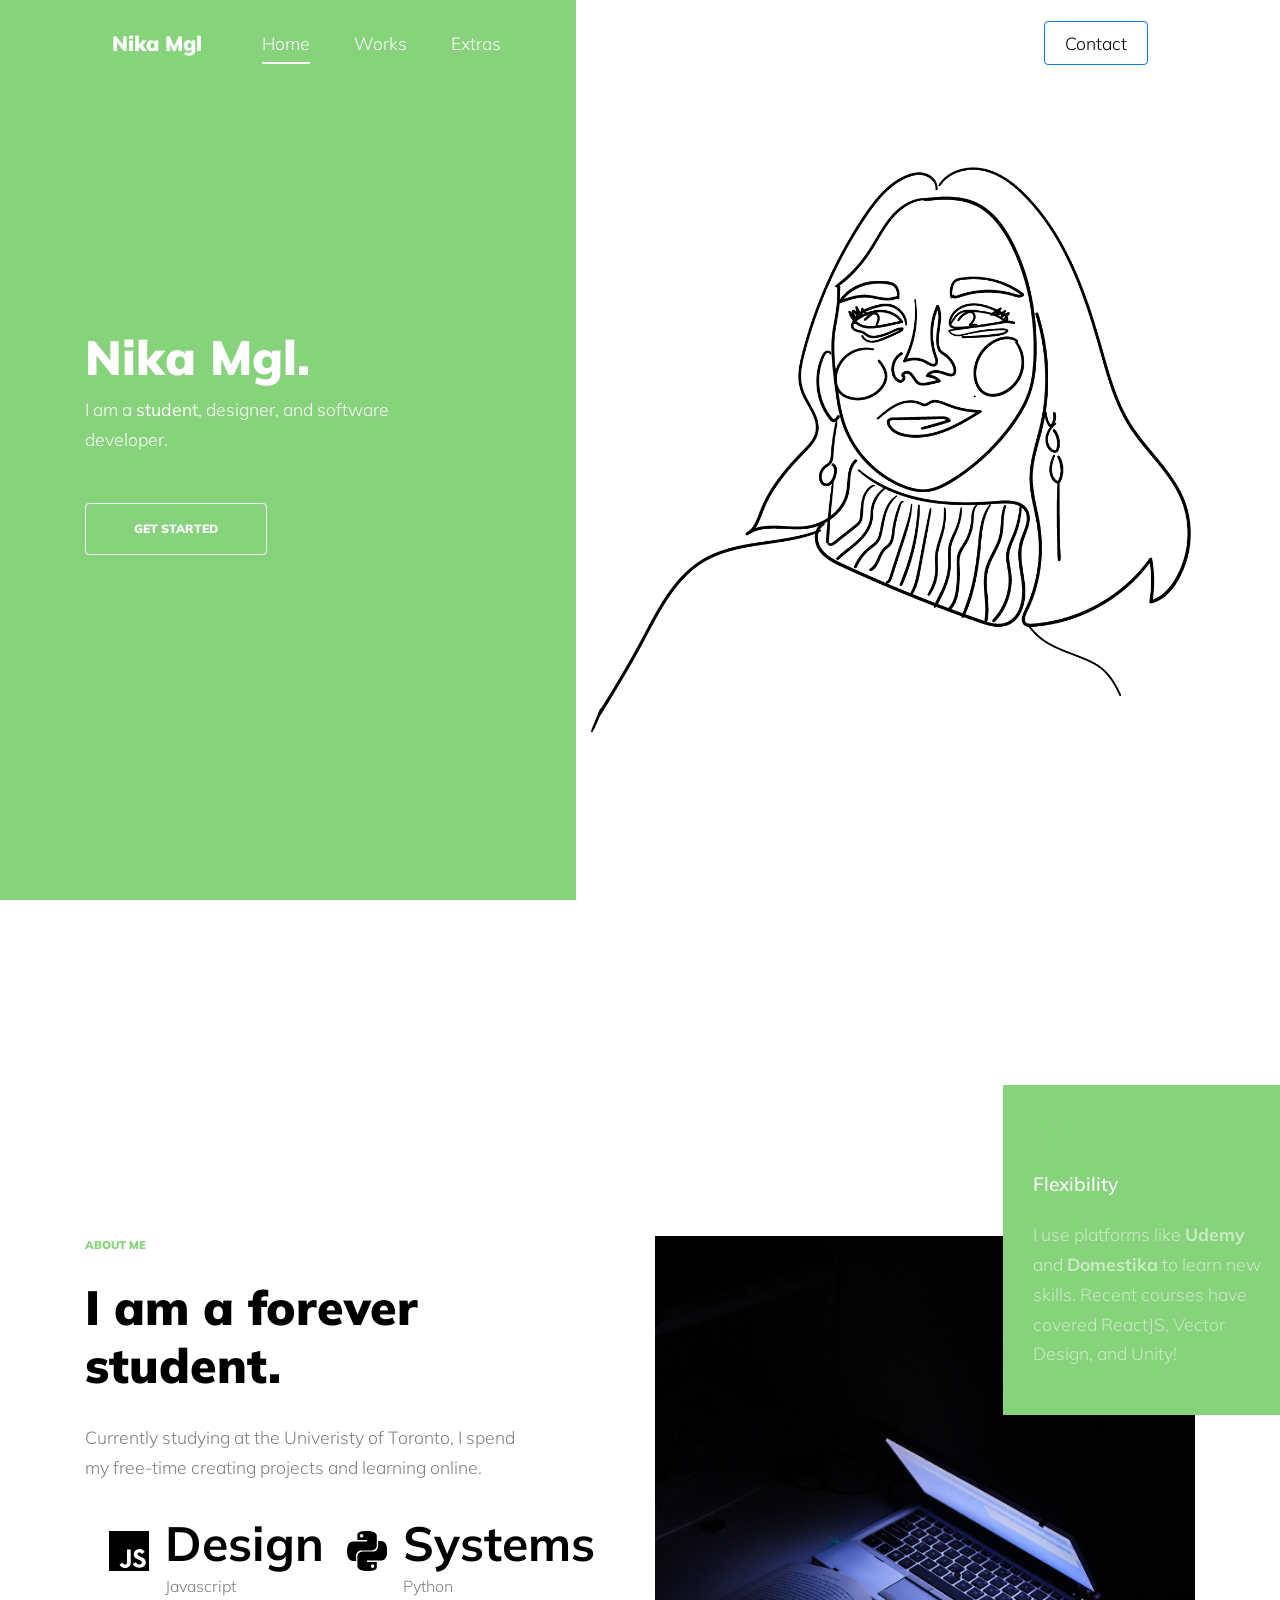
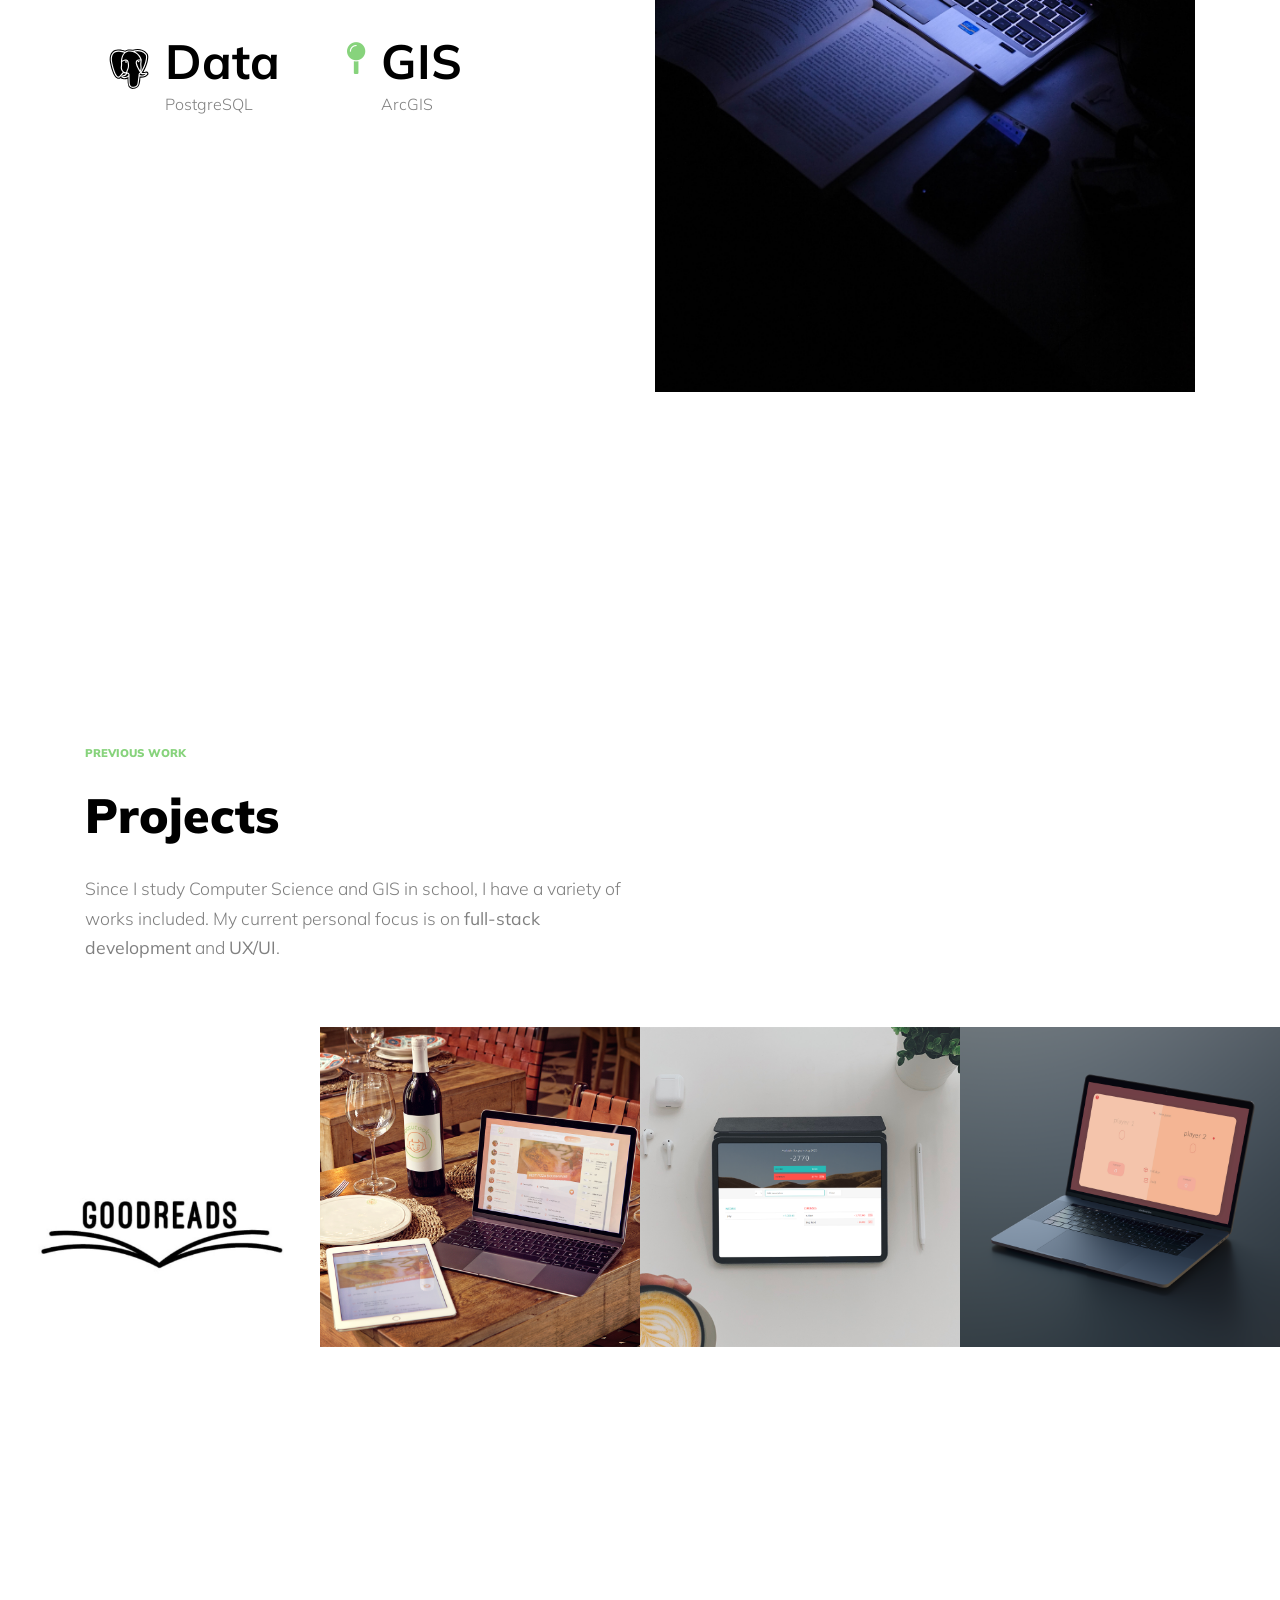
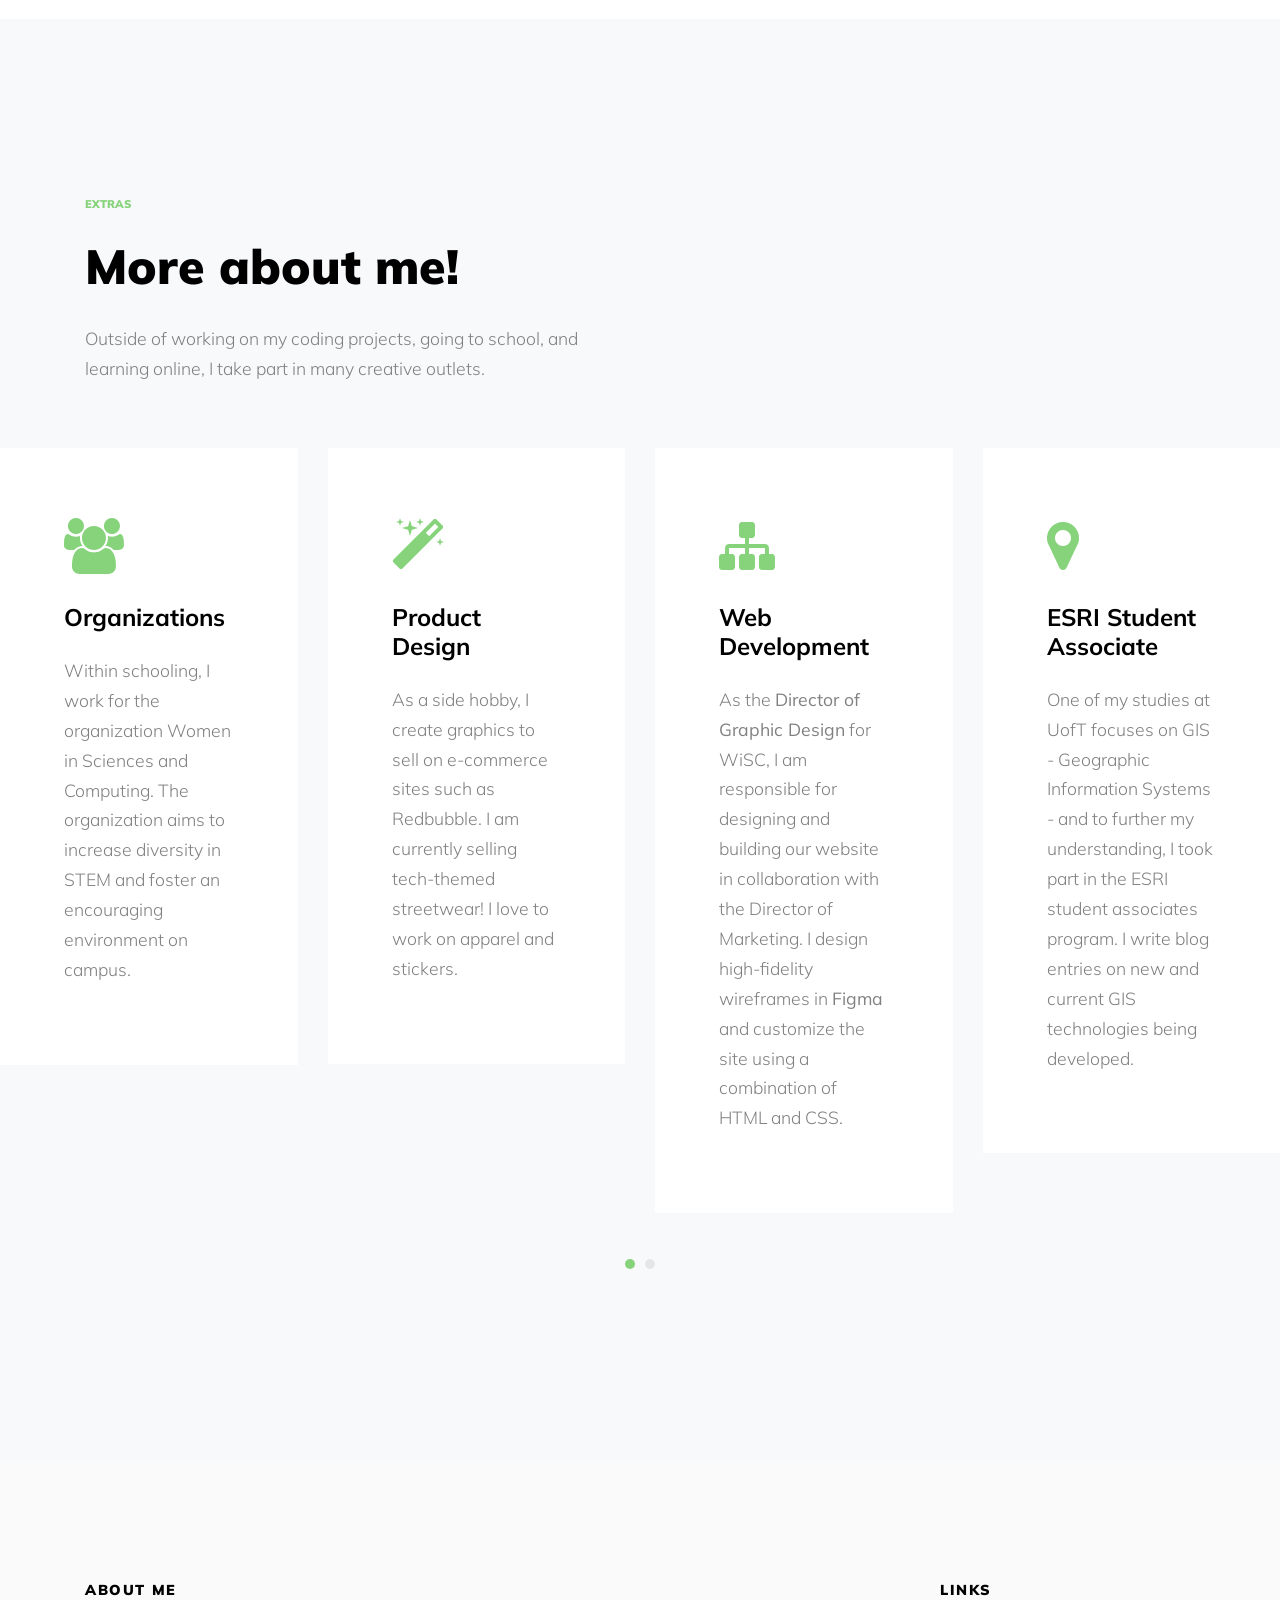
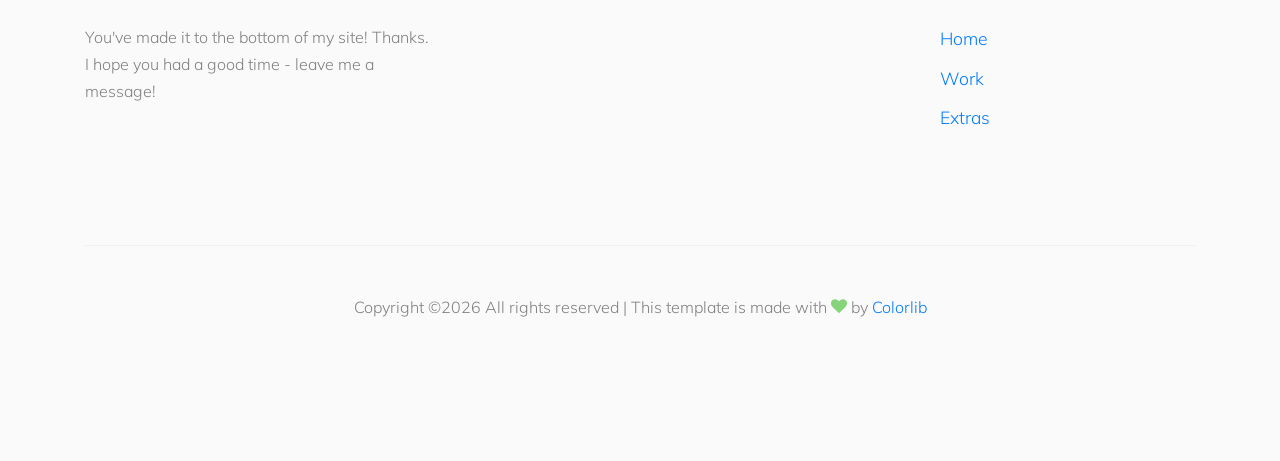
<file: public/index.html>
<!DOCTYPE html>
<html lang="en">
  <head>
    <title>Nika Mgl &mdash; Portfolio</title>
    <meta charset="utf-8">
    <meta name="viewport" content="width=device-width, initial-scale=1, shrink-to-fit=no">
    
    
    <link href="https://fonts.googleapis.com/css?family=Muli:300,400,700,900" rel="stylesheet">
    <link rel="stylesheet" href="fonts/icomoon/style.css">

    <link rel="stylesheet" href="css/bootstrap.min.css">
    <link rel="stylesheet" href="css/jquery-ui.css">
    <link rel="stylesheet" href="css/owl.carousel.min.css">
    <link rel="stylesheet" href="css/owl.theme.default.min.css">
    <link rel="stylesheet" href="css/owl.theme.default.min.css">

    <link rel="stylesheet" href="css/jquery.fancybox.min.css">

    <link rel="stylesheet" href="css/bootstrap-datepicker.css">

    <link rel="stylesheet" href="fonts/flaticon/font/flaticon.css">

    <link rel="stylesheet" href="css/aos.css">

    <link rel="stylesheet" href="css/style.css">
    <link rel="icon" href='images/my-logo.ico'>
  </head>
  <body data-spy="scroll" data-target=".site-navbar-target" data-offset="300">
  
  <div class="site-wrap">

    <div class="site-mobile-menu site-navbar-target">
      <div class="site-mobile-menu-header">
        <div class="site-mobile-menu-close mt-3">
          <span class="icon-close2 js-menu-toggle"></span>
        </div>
      </div>
      <div class="site-mobile-menu-body"></div>
    </div>
   
    
    <header class="site-navbar py-4 js-sticky-header site-navbar-target" role="banner">
      
      <div class="container-fluid">
        <div class="d-flex align-items-center">
          <div class="site-logo"><a href="index.html">Nika Mgl</a></div>
          <div>
            <nav class="site-navigation position-relative text-right" role="navigation">
              <ul class="site-menu main-menu js-clone-nav mr-auto d-none d-lg-block">
                <li><a href="#home-section" class="nav-link">Home</a></li>
                <li><a href="#work-section" class="nav-link">Works</a></li>
               <!-- <li><a href="#process-section" class="nav-link">Process</a></li>-->
                <li><a href="#services-section" class="nav-link">Extras</a></li>
              </ul>
            </nav>
          </div>
          <div class="ml-auto">
            <nav class="site-navigation position-relative text-right" role="navigation">
              <ul class="site-menu main-menu site-menu-dark js-clone-nav mr-auto d-none d-lg-block">
                <li class="cta"><a href="mailto:nicole.moguilevskaia@mail.utoronto.ca"><span class="rounded border border-primary"><style>width: 0px !important </style>Contact</span></a></li>
              </ul>
            </nav>
            <a href="#" class="d-inline-block d-lg-none site-menu-toggle js-menu-toggle text-black float-right"><span class="icon-menu h3"></span></a>
          </div>
        </div>
      </div>
      
    </header>

    <div class="intro-section" id="home-section">
      <div class="container">
        <div class="row align-items-center">
          <div class="col-lg-4 mr-auto" data-aos="fade-up">
            <h1>Nika Mgl.</h1>
            <p class="mb-5">I am a <strong>student</strong>, designer, and software developer.</p>
            <p><a href="#about-me-section" class="btn btn-outline-light py-3 px-5">Get Started</a></p>

          </div>
          <div class="col-lg-2 ml-auto"  data-aos="fade-up" data-aos-delay="100">
            <figure class="img-absolute">
              <img src="images/my-logo.png" alt="photo-of-me" class="img-fluid">
            </figure>
          </div>
        </div>
      </div>
    </div>


    <div class="site-section section-1" id="about-me-section">
      
    
      <div class="container">
        <div class="row">
          <div class="col-lg-5 mr-auto mb-5">

            <div class="mb-5">
              <span class="section-sub-title d-block">About me</span>
              <h2 class="section-title">I am a forever student.</h2>
              <p>Currently studying at the Univeristy of Toronto, I spend my free-time creating projects and learning online. </p>
            </div>

            <div class="row">
              <div class="col-lg-6">
                
                <div class="counter d-flex align-items-start mb-5" data-aos="fade-up" data-aos-delay="">
                  <div class="icon-wrap"><img src="images/javascript.svg" class="icon"/><!--<span class="icon-shield"></span>--></div>
                  <div class="counter-text">
                    <strong>Design</strong>
                    <span>Javascript</span>
                  </div>
                </div>

                <div class="counter d-flex align-items-start" data-aos="fade-up" data-aos-delay="100">
                  <div class="icon-wrap"><img src="images/postgresql.svg" class="icon"/></div>
                  <div class="counter-text">
                    <strong>Data</strong>
                    <span>PostgreSQL</span>
                  </div>
                </div>

              </div>
              <div class="col-lg-6">
                
                <div class="counter d-flex align-items-start mb-5" data-aos="fade-up" data-aos-delay="200">
                  <div class="icon-wrap"><img src="images/python.svg" class="icon"/></div>
                  <div class="counter-text">
                    <strong>Systems</strong>
                    <span>Python</span>
                  </div>
                </div>

                <div class="counter d-flex align-items-start" data-aos="fade-up" data-aos-delay="300">
                  <div class="icon-wrap"><span class="icon-map-pin" id="icon"></span></div>
                  <div class="counter-text">
                    <strong>GIS</strong>
                    <span>ArcGIS</span>
                  </div>
                </div>

              </div>
            </div>
          </div>

          <div class="col-lg-6">
            <div class="image-absolute-box" >
              <div class="box" data-aos="fade-up">
                <div class="icon-wrap"><span class="flaticon-vector"></span></div>
                <h3>Flexibility</h3>
                <p>I use platforms like <strong>Udemy</strong> and <strong>Domestika</strong> to learn new skills. Recent courses have covered 
                  ReactJS, Vector Design, and Unity!</p>
              </div>
              <img src="images/study-backdrop.jpg" alt="Image-with-computer" class="img-fluid">
            </div>
          </div>
        </div>
      </div>

    </div>

    <div class="site-section section-2" id="work-section">
      <div class="container">
        <div class="row">
          <div class="col-lg-6 mb-5">
            <span class="section-sub-title d-block">Previous Work</span>
            <h2 class="section-title">Projects</h2>
            <p>Since I study Computer Science and GIS in school, I have a variety of works included. My current personal focus is on <strong>full-stack development</strong> and <strong>UX/UI</strong>.</p>
          </div>
        </div>

      </div>
        

      <div class="owl-carousel nonloop-block-13">

          <a class="work-thumb" href="">
            <div class="work-text">
              <h3>COMING SOON: Goodreads redesign</h3>
              <span class="category">UX/UI Design</span>
            </div>
            <img src="images/goodreads-logo.jpg" alt="Image" class="img-fluid">
          </a> 
          
          <a class="work-thumb" href="https://github.com/NicoleMgl/AccuCook">
            <div class="work-text">
              <h3>AccuCook</h3>
              <span class="category">Fullstack</span>
            </div>
              <img src="images/accucook-mockup.png" alt="Image" class="img-fluid">
          </a>

          <a class="work-thumb" href="https://nicolemgl.github.io/BudgetJS/">
            <div class="work-text">
              <h3>Budgety App</h3>
              <span class="category">Web Development</span>
            </div>
            <img src="images/budget-app-mockup.png" alt="Image" class="img-fluid">
          </a>

          <a class="work-thumb" href="https://nicolemgl.github.io/PigGame/">
            <div class="work-text">
              <h3>Pig Game</h3>
              <span class="category">Web Development</span>
            </div>
            <img src="images/pig-game-mockup.png" alt="Image of pig game" class="img-fluid">
          </a>
        <!--
          <a class="work-thumb" href="images/slide_4.jpg" >
            <div class="work-text">
              <h3>Work Name Here</h3>
              <span class="category">Design</span>
            </div>
            <img src="images/slide_4.jpg" alt="Image" class="img-fluid">
          </a>
        -->
      </div>

    </div>

<!--
    <div class="site-section section-2" id="process-section" >
      <div class="container">
        <div class="row">
          <div class="col-lg-6 mb-5">
            <span class="section-sub-title d-block">Our Process</span>
            <h2 class="section-title">Our Process</h2>
            <p>Lorem ipsum dolor sit amet, consectetur adipisicing elit. Rem possimus distinctio ex. Natus totam voluptatibus animi aspernatur ducimus quas obcaecati mollitia quibusdam temporibus culpa dolore molestias blanditiis consequuntur sunt nisi.</p>
          </div>
        </div>
        <div class="row">
          <div class="col-lg-4" data-aos="fade-up" data-aos-delay="">
            <div class="process p-3">
              <span class="number">01</span>
              <div>
                <span class="flaticon-glasses display-4 text-primary mb-4 d-inline-block"></span>
                <h3>Research</h3>
                <p>Lorem ipsum dolor sit amet, consectetur adipisicing elit. Rem possimus distinctio ex. Natus totam voluptatibus animi aspernatur ducimus quas obcaecati mollitia quibusdam temporibus culpa dolore molestias blanditiis consequuntur sunt nisi.</p>
              </div>

            </div>
          </div>
          <div class="col-lg-4" data-aos="fade-up" data-aos-delay="100">
            <div class="process p-3">
              <span class="number">02</span>
              <div>
                <span class="flaticon-vector display-4 text-primary mb-4 d-inline-block"></span>
                <h3>Building</h3>
                <p>Lorem ipsum dolor sit amet, consectetur adipisicing elit. Rem possimus distinctio ex. Natus totam voluptatibus animi aspernatur ducimus quas obcaecati mollitia quibusdam temporibus culpa dolore molestias blanditiis consequuntur sunt nisi.</p>
              </div>

            </div>
          </div>
          <div class="col-lg-4" data-aos="fade-up" data-aos-delay="200">
            <div class="process p-3">
              <span class="number">03</span>
              <div>
                <span class="flaticon-monitor display-4 text-primary mb-4 d-inline-block"></span>
                <h3>Launch</h3>
                <p>Lorem ipsum dolor sit amet, consectetur adipisicing elit. Rem possimus distinctio ex. Natus totam voluptatibus animi aspernatur ducimus quas obcaecati mollitia quibusdam temporibus culpa dolore molestias blanditiis consequuntur sunt nisi.</p>
              </div>

            </div>
          </div>
        </div>
      </div>
    </div>-->


    <div class="site-section bg-light" id="services-section">
      <div class="container">
        <div class="row">
          <div class="col-lg-6 mb-5">
            <span class="section-sub-title d-block">Extras</span>
            <h2 class="section-title">More about me!</h2>
            <p>Outside of working on my coding projects, going to school, and learning online, I take part in many creative outlets.</p>
          </div>
        </div>

      </div>
        
      <div class="owl-carousel nonloop-block-14">
        
        <div class="service">
          <div>
            <span class="icon-users display-4 mb-4 d-inline-block"></span>
            <h3>Organizations</h3>
            <p>Within schooling, I work for the organization Women in Sciences and Computing.
              The organization aims to increase diversity in STEM and foster an encouraging environment on campus.</p>
          </div>
        </div>


        <div class="service">
          <div>
            <span class="icon-magic display-4 mb-4 d-inline-block"></span>
            <h3>Product Design</h3>
            <p>As a side hobby, I create graphics to sell on e-commerce sites such as Redbubble. I am currently selling tech-themed streetwear!
              I love to work on apparel and stickers.</p>
          </div>
        </div>

        <div class="service">
          <div>
            <span class="icon-sitemap display-4 mb-4 d-inline-block"></span>
            <h3>Web Development</h3>
            <p>As the <strong>Director of Graphic Design</strong> for WiSC, I am responsible for designing and building our website in collaboration with the Director of Marketing. I design high-fidelity wireframes in <strong>Figma</strong> and customize the site using a combination of HTML and CSS.</p>
          </div>
        </div>

        <div class="service">
          <div>
            <span class="icon-map-marker display-4 mb-4 d-inline-block"></span>
            <h3>ESRI Student Associate</h3>
            <p>One of my studies at UofT focuses on GIS - Geographic Information Systems - and to further my understanding, I took part in the ESRI student associates program. I write blog entries on new and current GIS technologies being developed.</p>
          </div>
        </div>

        <div class="service">
          <div>
            <span class="icon-eyedropper display-4 mb-4 d-inline-block"></span>
            <h3>UX/UI</h3>
            <p>Another hobby of mine includes redesigning my favourite sites. I use tools such as <strong>Figma, Adobe InDesign, and Adobe Illsutrator</strong> to create new assets, prototype my designs, and illustrate new graphics.</p>
          </div>
          </div>



      </div>

    </div>


    <!--<div class="site-section" id="contact-section">
      <div class="container">

        <div class="row justify-content-center">
          <div class="col-md-7">


            
            <h2 class="section-title mb-3">Contact me!</h2>
            <p class="mb-5">Open to working with others! :) </p>
          
            <form method="post" data-aos="fade">
              <div class="form-group row">
                <div class="col-md-6 mb-3 mb-lg-0">
                  <input type="text" class="form-control" placeholder="First name">
                </div>
                <div class="col-md-6">
                  <input type="text" class="form-control" placeholder="Last name">
                </div>
              </div>

              <div class="form-group row">
                <div class="col-md-12">
                  <input type="text" class="form-control" placeholder="Subject">
                </div>
              </div>

              <div class="form-group row">
                <div class="col-md-12">
                  <input type="email" class="form-control" placeholder="Email">
                </div>
              </div>
              <div class="form-group row">
                <div class="col-md-12">
                  <textarea class="form-control" id="" cols="30" rows="10" placeholder="Write your message here."></textarea>
                </div>
              </div>

              <div class="form-group row">
                <div class="col-md-6">
                  
                  <input type="submit" class="btn btn-primary py-3 px-5 btn-block" value="Send Message">
                </div>
              </div>

            </form>
          </div>
        </div>
      </div>
    </div>-->

  
     
    <footer class="footer-section">
      <div class="container">
        <div class="row">
          <div class="col-md-4">
            <h3>About Me</h3>
            <p>You've made it to the bottom of my site! Thanks. I hope you had a good time - leave me a message!</p>
          </div>

          <div class="col-md-3 ml-auto">
            <h3>Links</h3>
            <ul class="list-unstyled footer-links">
              <li><a href="#home-section">Home</a></li>
              <li><a href="#work-section">Work</a></li>
              <li><a href="#services-section">Extras</a></li>
            </ul>
          </div>

          <!--<div class="col-md-4">
            <h3>Subscribe</h3>
            <p>Lorem ipsum dolor sit amet, consectetur adipisicing elit. Nesciunt incidunt iure iusto architecto? Numquam, natus?</p>
            <form action="#">
              <div class="d-flex mb-5">
                <input type="text" class="form-control rounded-0" placeholder="Email">
                <input type="submit" class="btn btn-primary rounded-0" value="Subscribe">
              </div>
            </form>
          </div>-->

        </div>

        <div class="row pt-5 mt-5 text-center">
          <div class="col-md-12">
            <div class="border-top pt-5">
            <p>
        <!-- Link back to Colorlib can't be removed. Template is licensed under CC BY 3.0. -->
        Copyright &copy;<script>document.write(new Date().getFullYear());</script> All rights reserved | This template is made with <i class="icon-heart" aria-hidden="true"></i> by <a href="https://colorlib.com" target="_blank" >Colorlib</a>
        <!-- Link back to Colorlib can't be removed. Template is licensed under CC BY 3.0. -->
      </p>
            </div>
          </div>
          
        </div>
      </div>
    </footer>

  
    
  </div> <!-- .site-wrap -->

  <script src="js/jquery-3.3.1.min.js"></script>
  <script src="js/jquery-migrate-3.0.1.min.js"></script>
  <script src="js/jquery-ui.js"></script>
  <script src="js/popper.min.js"></script>
  <script src="js/bootstrap.min.js"></script>
  <script src="js/owl.carousel.min.js"></script>
  <script src="js/jquery.stellar.min.js"></script>
  <script src="js/jquery.countdown.min.js"></script>
  <script src="js/bootstrap-datepicker.min.js"></script>
  <script src="js/jquery.easing.1.3.js"></script>
  <script src="js/aos.js"></script>
  <script src="js/jquery.fancybox.min.js"></script>
  <script src="js/jquery.sticky.js"></script>

  
  <script src="js/main.js"></script>
    
  </body>
</html>
</file>
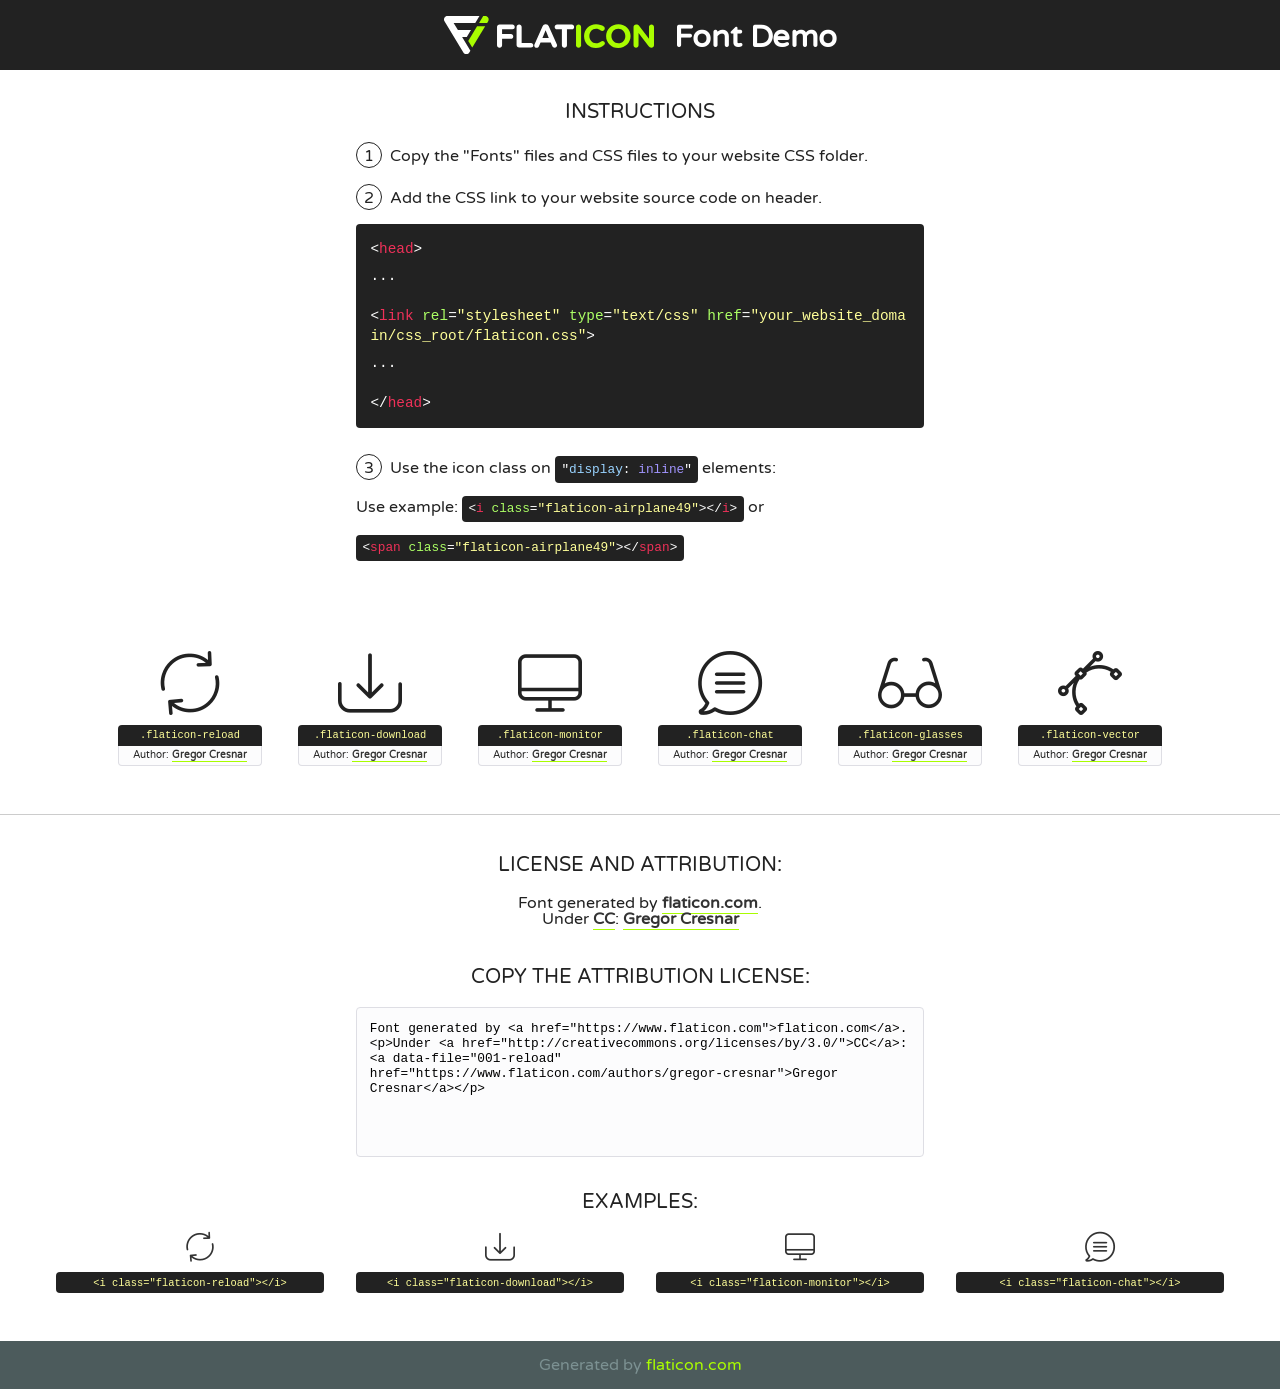
<file: public/fonts/flaticon/font/flaticon.html>
<!DOCTYPE html>
<!--
  Flaticon icon font: Flaticon
  Creation date: 21/03/2019 11:46
-->
<html>
<!DOCTYPE html>
<html>

<head>
    <title>Flaticon WebFont</title>
    <link href="http://fonts.googleapis.com/css?family=Varela+Round" rel="stylesheet" type="text/css" />
    <link rel="stylesheet" type="text/css" href="flaticon.css">
    <meta charset="UTF-8">
    <style>
    html, body, div, span, applet, object, iframe,
    h1, h2, h3, h4, h5, h6, p, blockquote, pre,
    a, abbr, acronym, address, big, cite, code,
    del, dfn, em, img, ins, kbd, q, s, samp,
    small, strike, strong, sub, sup, tt, var,
    b, u, i, center,
    dl, dt, dd, ol, ul, li,
    fieldset, form, label, legend,
    table, caption, tbody, tfoot, thead, tr, th, td,
    article, aside, canvas, details, embed, 
    figure, figcaption, footer, header, hgroup, 
    menu, nav, output, ruby, section, summary,
    time, mark, audio, video {
        margin: 0;
        padding: 0;
        border: 0;
        font-size: 100%;
        font: inherit;
        vertical-align: baseline;
    }
    /* HTML5 display-role reset for older browsers */
    article, aside, details, figcaption, figure, 
    footer, header, hgroup, menu, nav, section {
        display: block;
    }
    body {
        line-height: 1;
    }
    ol, ul {
        list-style: none;
    }
    blockquote, q {
        quotes: none;
    }
    blockquote:before, blockquote:after,
    q:before, q:after {
        content: '';
        content: none;
    }
    table {
        border-collapse: collapse;
        border-spacing: 0;
    }
    body {
        font-family: 'Varela Round', Helvetica, Arial, sans-serif;
        font-size: 16px;
        color: #222;
    }
    a {
        color: #333;
        border-bottom: 1px solid #a9fd00;
        font-weight: bold;
        text-decoration: none;
    }
    * {
        -moz-box-sizing: border-box;
        -webkit-box-sizing: border-box;
        box-sizing: border-box;
        margin: 0;
        padding: 0;
    }
    [class^="flaticon-"]:before, [class*=" flaticon-"]:before, [class^="flaticon-"]:after, [class*=" flaticon-"]:after {
        font-family: Flaticon;
        font-size: 30px;
        font-style: normal;
        margin-left: 20px;
        color: #333;
    }
    .wrapper {
        max-width: 600px;
        margin: auto;
        padding: 0 1em;
    }
    .title {
        font-size: 1.25em;
        text-align: center;
        margin-bottom: 1em;
        text-transform: uppercase;
    }
    header {
        text-align: center;
        background-color: #222;
        color: #fff;
        padding: 1em;
    }
    header .logo {
        width: 210px;
        height: 38px;
        display: inline-block;
        vertical-align: middle;
        margin-right: 1em;
        border: none;
    }
    header strong {
        font-size: 1.95em;
        font-weight: bold;
        vertical-align: middle;
        margin-top: 5px;
        display: inline-block;
    }
    .demo {
        margin: 2em auto;
        line-height: 1.25em;
    }
    .demo ul li {
        margin-bottom: 1em;
    }
    .demo ul li .num {
        color: #222;
        border-radius: 20px;
        display: inline-block;
        width: 26px;
        padding: 3px;
        height: 26px;
        text-align: center;
        margin-right: 0.5em;
        border: 1px solid #222;
    }
    .demo ul li code {
        background-color: #222;
        border-radius: 4px;
        padding: 0.25em 0.5em;
        display: inline-block;
        color: #fff;
        font-family: Consolas,Monaco,Lucida Console,Liberation Mono,DejaVu Sans Mono,Bitstream Vera Sans Mono,Courier New, monospace;
        font-weight: lighter;
        margin-top: 1em;
        font-size: 0.8em;
        word-break: break-all;
    }
    .demo ul li code.big {
        padding: 1em;
        font-size: 0.9em;
    }
    .demo ul li code .red {
        color: #EF3159;
    }
    .demo ul li code .green {
        color: #ACFF65;
    }
    .demo ul li code .yellow {
        color: #FFFF99;
    }
    .demo ul li code .blue {
        color: #99D3FF;
    }
    .demo ul li code .purple {
        color: #A295FF;
    }
    .demo ul li code .dots {
        margin-top: 0.5em;
        display: block;
    }
    #glyphs {
        border-bottom: 1px solid #ccc;
        padding: 2em 0;
        text-align: center;
    }
    .glyph {
        display: inline-block;
        width: 9em;
        margin: 1em;
        text-align: center;
        vertical-align: top;
        background: #FFF;
    }
    .glyph .glyph-icon {
        padding: 10px;
        display: block;
        font-family:"Flaticon";
        font-size: 64px;
        line-height: 1;
    }
    .glyph .glyph-icon:before {
        font-size: 64px;
        color: #222;
        margin-left: 0;
    }
    .class-name {
        font-size: 0.65em;
        background-color: #222;
        color: #fff;
        border-radius: 4px 4px 0 0;
        padding: 0.5em;
        color: #FFFF99;
        font-family: Consolas,Monaco,Lucida Console,Liberation Mono,DejaVu Sans Mono,Bitstream Vera Sans Mono,Courier New, monospace;
    }
    .author-name {
        font-size: 0.6em;
        background-color: #fcfcfd;
        border: 1px solid #DEDEE4;
        border-top: 0;
        border-radius: 0 0 4px 4px;
        padding: 0.5em;
    }
    .class-name:last-child {
        font-size: 10px;
        color:#888;
    }
    .class-name:last-child a {
        font-size: 10px;
        color:#555;
    }
    .class-name:last-child a:hover {
        color:#a9fd00;
    }
    .glyph > input {
        display: block;
        width: 100px;
        margin: 5px auto;
        text-align: center;
        font-size: 12px;
        cursor: text;
    }
    .glyph > input.icon-input {
        font-family:"Flaticon";
        font-size: 16px;
        margin-bottom: 10px;
    }
    .attribution .title {
        margin-top: 2em;
    }
    .attribution textarea {
        background-color: #fcfcfd;
        padding: 1em;
        border: none;
        box-shadow: none;
        border: 1px solid #DEDEE4;
        border-radius: 4px;
        resize: none;
        width: 100%;
        height: 150px;
        font-size: 0.8em;
        font-family: Consolas,Monaco,Lucida Console,Liberation Mono,DejaVu Sans Mono,Bitstream Vera Sans Mono,Courier New, monospace;
        -webkit-appearance: none;
    }
    .iconsuse {
        margin: 2em auto;
        text-align: center;
        max-width: 1200px;
    }
    .iconsuse:after {
        content: '';
        display: table;
        clear: both;
    }
    .iconsuse .image {
        float: left;
        width: 25%;
        padding: 0 1em;
    }
    .iconsuse .image p {
        margin-bottom: 1em;
    }
    .iconsuse .image span {
        display: block;
        font-size: 0.65em;
        background-color: #222;
        color: #fff;
        border-radius: 4px;
        padding: 0.5em;
        color: #FFFF99;
        margin-top: 1em;
        font-family: Consolas,Monaco,Lucida Console,Liberation Mono,DejaVu Sans Mono,Bitstream Vera Sans Mono,Courier New, monospace;
    }
    #footer {
        text-align: center;
        background-color: #4C5B5C;
        color: #7c9192;
        padding: 1em;
    }
    #footer a {
        border: none;
        color: #a9fd00;
        font-weight: normal;
    }
    @media (max-width: 960px) {
        .iconsuse .image {
            width: 50%;
        }
    }
    @media (max-width: 560px) {
        .iconsuse .image {
            width: 100%;
        }
    }
    </style>
</head>

<body class="characters-off">

    <header>
        <a href="https://www.flaticon.com" target="_blank" class="logo">
            <svg version="1.1" xmlns="http://www.w3.org/2000/svg" xmlns:xlink="http://www.w3.org/1999/xlink" xmlns:a="http://ns.adobe.com/AdobeSVGViewerExtensions/3.0/" viewBox="0 0 560.875 102.036" enable-background="new 0 0 560.875 102.036" xml:space="preserve">
                <defs>
                </defs>
                <g>
                    <g class="letters">
                        <path fill="#ffffff" d="M141.596,29.675c0-3.777,2.985-6.767,6.764-6.767h34.438c3.426,0,6.15,2.728,6.15,6.15
                        c0,3.43-2.724,6.149-6.15,6.149h-27.674v13.091h23.719c3.429,0,6.151,2.724,6.151,6.15c0,3.43-2.723,6.149-6.151,6.149h-23.719
                        v17.574c0,3.773-2.986,6.761-6.764,6.761c-3.779,0-6.764-2.989-6.764-6.761V29.675z"></path>
                        <path fill="#ffffff" d="M193.844,29.149c0-3.781,2.985-6.767,6.764-6.767c3.776,0,6.763,2.985,6.763,6.767v42.957h25.039
                        c3.426,0,6.149,2.726,6.149,6.153c0,3.425-2.723,6.15-6.149,6.15h-31.802c-3.779,0-6.764-2.986-6.764-6.768V29.149z"></path>
                        <path fill="#ffffff" d="M241.891,75.71l21.438-48.407c1.492-3.341,4.215-5.357,7.906-5.357h0.792
                        c3.686,0,6.323,2.017,7.815,5.357l21.439,48.407c0.436,0.967,0.701,1.845,0.701,2.723c0,3.602-2.809,6.501-6.414,6.501
                        c-3.161,0-5.269-1.845-6.499-4.655l-4.132-9.661h-27.059l-4.301,10.102c-1.144,2.631-3.426,4.214-6.237,4.214
                        c-3.517,0-6.24-2.81-6.24-6.325C241.1,77.64,241.451,76.677,241.891,75.71z M279.932,58.666l-8.521-20.297l-8.526,20.297H279.932
                        z"></path>
                        <path fill="#ffffff" d="M314.864,35.387H301.86c-3.429,0-6.239-2.813-6.239-6.238c0-3.429,2.811-6.24,6.239-6.24h39.533
                        c3.426,0,6.237,2.811,6.237,6.24c0,3.425-2.811,6.238-6.237,6.238h-13.001v42.785c0,3.773-2.99,6.761-6.764,6.761
                        c-3.779,0-6.764-2.989-6.764-6.761V35.387z"></path>
                        <path fill="#A9FD00" d="M352.615,29.149c0-3.781,2.985-6.767,6.767-6.767c3.774,0,6.761,2.985,6.761,6.767v49.024
                        c0,3.773-2.987,6.761-6.761,6.761c-3.781,0-6.767-2.989-6.767-6.761V29.149z"></path>
                        <path fill="#A9FD00" d="M374.132,53.836v-0.179c0-17.481,13.178-31.801,32.065-31.801c9.22,0,15.459,2.458,20.557,6.238
                        c1.402,1.054,2.637,2.985,2.637,5.357c0,3.692-2.985,6.59-6.681,6.59c-1.845,0-3.071-0.702-4.044-1.319
                        c-3.776-2.813-7.729-4.393-12.562-4.393c-10.364,0-17.831,8.611-17.831,19.154v0.173c0,10.542,7.291,19.329,17.831,19.329
                        c5.715,0,9.492-1.756,13.359-4.834c1.049-0.874,2.458-1.491,4.039-1.491c3.429,0,6.325,2.813,6.325,6.236
                        c0,2.106-1.056,3.78-2.282,4.834c-5.539,4.834-12.036,7.733-21.878,7.733C387.572,85.464,374.132,71.493,374.132,53.836z"></path>
                        <path fill="#A9FD00" d="M433.009,53.836v-0.179c0-17.481,13.79-31.801,32.766-31.801c18.981,0,32.592,14.143,32.592,31.628v0.173
                        c0,17.483-13.785,31.807-32.769,31.807C446.625,85.464,433.009,71.32,433.009,53.836z M484.224,53.836v-0.179
                        c0-10.539-7.725-19.326-18.626-19.326c-10.893,0-18.449,8.611-18.449,19.154v0.173c0,10.542,7.73,19.329,18.626,19.329
                        C476.676,72.986,484.224,64.378,484.224,53.836z"></path>
                        <path fill="#A9FD00" d="M506.233,29.321c0-3.774,2.99-6.763,6.767-6.763h1.401c3.252,0,5.183,1.583,7.029,3.953l26.093,34.265
                        V29.059c0-3.692,2.99-6.677,6.681-6.677c3.683,0,6.671,2.985,6.671,6.677v48.934c0,3.78-2.987,6.765-6.764,6.765h-0.436
                        c-3.257,0-5.188-1.581-7.034-3.953l-27.056-35.492v32.944c0,3.687-2.985,6.676-6.678,6.676c-3.683,0-6.673-2.989-6.673-6.676
                        V29.321z"></path>
                    </g>
                    <g class="insignia">
                        <path fill="#ffffff" d="M48.372,56.137h12.517l11.156-18.537H37.186L25.688,18.539h57.825L94.668,0H9.271
                        C5.925,0,2.842,1.801,1.198,4.716c-1.644,2.907-1.593,6.482,0.134,9.343l50.38,83.501c1.678,2.781,4.689,4.476,7.938,4.476
                        c3.246,0,6.257-1.695,7.935-4.476l2.898-4.804L48.372,56.137z"></path>
                        <g class="i">
                            <path fill="#A9FD00" d="M93.575,18.539h0.031v0.004l21.652,0.004l2.705-4.488c1.727-2.861,1.778-6.436,0.133-9.343
                            C116.454,1.801,113.371,0,110.026,0h-5.294L93.575,18.539z"></path>
                            <polygon fill="#A9FD00" points="88.291,27.356 64.725,66.486 75.519,84.404 109.942,27.356"></polygon>
                        </g>
                    </g>
                </g>
            </svg>
        </a>
        <strong>Font Demo</strong>
    </header>


    <section class="demo wrapper">

        <p class="title">Instructions</p>

        <ul>
            <li>
                <span class="num">1</span>Copy the "Fonts" files and CSS files to your website CSS folder.
            </li>
            <li>
                <span class="num">2</span>Add the CSS link to your website source code on header.
                <code class="big">
                    &lt;<span class="red">head</span>&gt;
                    <br/><span class="dots">...</span>
                    <br/>&lt;<span class="red">link</span> <span class="green">rel</span>=<span class="yellow">"stylesheet"</span> <span class="green">type</span>=<span class="yellow">"text/css"</span> <span class="green">href</span>=<span class="yellow">"your_website_domain/css_root/flaticon.css"</span>&gt;
                    <br/><span class="dots">...</span>
                    <br/>&lt;/<span class="red">head</span>&gt;
                </code>
            </li>

            <li>
                <p>
                    <span class="num">3</span>Use the icon class on <code>"<span class="blue">display</span>:<span class="purple"> inline</span>"</code> elements:
                    <br />
                    Use example: <code>&lt;<span class="red">i</span> <span class="green">class</span>=<span class="yellow">&quot;flaticon-airplane49&quot;</span>&gt;&lt;/<span class="red">i</span>&gt;</code> or <code>&lt;<span class="red">span</span> <span class="green">class</span>=<span class="yellow">&quot;flaticon-airplane49&quot;</span>&gt;&lt;/<span class="red">span</span>&gt;</code>
            </li>
        </ul>

    </section>




   <section id="glyphs">          
    
      
        <div class="glyph"><div class="glyph-icon flaticon-reload"></div>
            <div class="class-name">.flaticon-reload</div>
            <div class="author-name">Author: <a data-file="001-reload" href="https://www.flaticon.com/authors/gregor-cresnar">Gregor Cresnar</a> </div> 
        </div>        
        
        <div class="glyph"><div class="glyph-icon flaticon-download"></div>
            <div class="class-name">.flaticon-download</div>
            <div class="author-name">Author: <a data-file="002-download" href="https://www.flaticon.com/authors/gregor-cresnar">Gregor Cresnar</a> </div> 
        </div>        
        
        <div class="glyph"><div class="glyph-icon flaticon-monitor"></div>
            <div class="class-name">.flaticon-monitor</div>
            <div class="author-name">Author: <a data-file="003-monitor" href="https://www.flaticon.com/authors/gregor-cresnar">Gregor Cresnar</a> </div> 
        </div>        
        
        <div class="glyph"><div class="glyph-icon flaticon-chat"></div>
            <div class="class-name">.flaticon-chat</div>
            <div class="author-name">Author: <a data-file="004-chat" href="https://www.flaticon.com/authors/gregor-cresnar">Gregor Cresnar</a> </div> 
        </div>        
        
        <div class="glyph"><div class="glyph-icon flaticon-glasses"></div>
            <div class="class-name">.flaticon-glasses</div>
            <div class="author-name">Author: <a data-file="005-glasses" href="https://www.flaticon.com/authors/gregor-cresnar">Gregor Cresnar</a> </div> 
        </div>        
        
        <div class="glyph"><div class="glyph-icon flaticon-vector"></div>
            <div class="class-name">.flaticon-vector</div>
            <div class="author-name">Author: <a data-file="006-vector" href="https://www.flaticon.com/authors/gregor-cresnar">Gregor Cresnar</a> </div> 
        </div>        
        

    </section>



    <section class="attribution wrapper"   style="text-align:center;">

      <div class="title">License and attribution:</div><div class="attrDiv">Font generated by <a href="https://www.flaticon.com">flaticon.com</a>. <div><p>Under <a href="http://creativecommons.org/licenses/by/3.0/">CC</a>: <a data-file="001-reload" href="https://www.flaticon.com/authors/gregor-cresnar">Gregor Cresnar</a></p>  </div>
      </div>
      <div class="title">Copy the Attribution License:</div>

    <textarea onclick="this.focus();this.select();">Font generated by &lt;a href=&quot;https://www.flaticon.com&quot;&gt;flaticon.com&lt;/a&gt;. <p>Under <a href="http://creativecommons.org/licenses/by/3.0/">CC</a>: <a data-file="001-reload" href="https://www.flaticon.com/authors/gregor-cresnar">Gregor Cresnar</a></p>  
     </textarea>

    </section>

    <section class="iconsuse">

          <div class="title">Examples:</div>            
             
            <div class="image">
                <p>
                    <i class="glyph-icon flaticon-reload"></i> 
                    <span>&lt;i class=&quot;flaticon-reload&quot;&gt;&lt;/i&gt;</span>
                </p>
            </div>
            
            <div class="image">
                <p>
                    <i class="glyph-icon flaticon-download"></i> 
                    <span>&lt;i class=&quot;flaticon-download&quot;&gt;&lt;/i&gt;</span>
                </p>
            </div>
            
            <div class="image">
                <p>
                    <i class="glyph-icon flaticon-monitor"></i> 
                    <span>&lt;i class=&quot;flaticon-monitor&quot;&gt;&lt;/i&gt;</span>
                </p>
            </div>
            
            <div class="image">
                <p>
                    <i class="glyph-icon flaticon-chat"></i> 
                    <span>&lt;i class=&quot;flaticon-chat&quot;&gt;&lt;/i&gt;</span>
                </p>
            </div>
                       
        </div>
                            
    </section>

<div id="footer">
    <div>Generated by <a href="https://www.flaticon.com">flaticon.com</a>
    </div>
</div>



</body>
</html>
</file>
<file: public/fonts/icomoon/style.css>
@font-face {
  font-family: 'icomoon';
  src:  url('fonts/icomoon.eot?10si43');
  src:  url('fonts/icomoon.eot?10si43#iefix') format('embedded-opentype'),
    url('fonts/icomoon.ttf?10si43') format('truetype'),
    url('fonts/icomoon.woff?10si43') format('woff'),
    url('fonts/icomoon.svg?10si43#icomoon') format('svg');
  font-weight: normal;
  font-style: normal;
}

[class^="icon-"], [class*=" icon-"] {
  /* use !important to prevent issues with browser extensions that change fonts */
  font-family: 'icomoon' !important;
  speak: none;
  font-style: normal;
  font-weight: normal;
  font-variant: normal;
  text-transform: none;
  line-height: 1;
color: #87d37c !important;
  /* Better Font Rendering =========== */
  -webkit-font-smoothing: antialiased;
  -moz-osx-font-smoothing: grayscale;
}

.icon-asterisk:before {
  content: "\f069";
}
.icon-plus:before {
  content: "\f067";
}
.icon-question:before {
  content: "\f128";
}
.icon-minus:before {
  content: "\f068";
}
.icon-glass:before {
  content: "\f000";
}
.icon-music:before {
  content: "\f001";
}
.icon-search:before {
  content: "\f002";
}
.icon-envelope-o:before {
  content: "\f003";
}
.icon-heart:before {
  content: "\f004";
}
.icon-star:before {
  content: "\f005";
}
.icon-star-o:before {
  content: "\f006";
}
.icon-user:before {
  content: "\f007";
}
.icon-film:before {
  content: "\f008";
}
.icon-th-large:before {
  content: "\f009";
}
.icon-th:before {
  content: "\f00a";
}
.icon-th-list:before {
  content: "\f00b";
}
.icon-check:before {
  content: "\f00c";
}
.icon-close:before {
  content: "\f00d";
}
.icon-remove:before {
  content: "\f00d";
}
.icon-times:before {
  content: "\f00d";
}
.icon-search-plus:before {
  content: "\f00e";
}
.icon-search-minus:before {
  content: "\f010";
}
.icon-power-off:before {
  content: "\f011";
}
.icon-signal:before {
  content: "\f012";
}
.icon-cog:before {
  content: "\f013";
}
.icon-gear:before {
  content: "\f013";
}
.icon-trash-o:before {
  content: "\f014";
}
.icon-home:before {
  content: "\f015";
}
.icon-file-o:before {
  content: "\f016";
}
.icon-clock-o:before {
  content: "\f017";
}
.icon-road:before {
  content: "\f018";
}
.icon-download:before {
  content: "\f019";
}
.icon-arrow-circle-o-down:before {
  content: "\f01a";
}
.icon-arrow-circle-o-up:before {
  content: "\f01b";
}
.icon-inbox:before {
  content: "\f01c";
}
.icon-play-circle-o:before {
  content: "\f01d";
}
.icon-repeat:before {
  content: "\f01e";
}
.icon-rotate-right:before {
  content: "\f01e";
}
.icon-refresh:before {
  content: "\f021";
}
.icon-list-alt:before {
  content: "\f022";
}
.icon-lock:before {
  content: "\f023";
}
.icon-flag:before {
  content: "\f024";
}
.icon-headphones:before {
  content: "\f025";
}
.icon-volume-off:before {
  content: "\f026";
}
.icon-volume-down:before {
  content: "\f027";
}
.icon-volume-up:before {
  content: "\f028";
}
.icon-qrcode:before {
  content: "\f029";
}
.icon-barcode:before {
  content: "\f02a";
}
.icon-tag:before {
  content: "\f02b";
}
.icon-tags:before {
  content: "\f02c";
}
.icon-book:before {
  content: "\f02d";
}
.icon-bookmark:before {
  content: "\f02e";
}
.icon-print:before {
  content: "\f02f";
}
.icon-camera:before {
  content: "\f030";
}
.icon-font:before {
  content: "\f031";
}
.icon-bold:before {
  content: "\f032";
}
.icon-italic:before {
  content: "\f033";
}
.icon-text-height:before {
  content: "\f034";
}
.icon-text-width:before {
  content: "\f035";
}
.icon-align-left:before {
  content: "\f036";
}
.icon-align-center:before {
  content: "\f037";
}
.icon-align-right:before {
  content: "\f038";
}
.icon-align-justify:before {
  content: "\f039";
}
.icon-list:before {
  content: "\f03a";
}
.icon-dedent:before {
  content: "\f03b";
}
.icon-outdent:before {
  content: "\f03b";
}
.icon-indent:before {
  content: "\f03c";
}
.icon-video-camera:before {
  content: "\f03d";
}
.icon-image:before {
  content: "\f03e";
}
.icon-photo:before {
  content: "\f03e";
}
.icon-picture-o:before {
  content: "\f03e";
}
.icon-pencil:before {
  content: "\f040";
}
.icon-map-marker:before {
  content: "\f041";
}
.icon-adjust:before {
  content: "\f042";
}
.icon-tint:before {
  content: "\f043";
}
.icon-edit:before {
  content: "\f044";
}
.icon-pencil-square-o:before {
  content: "\f044";
}
.icon-share-square-o:before {
  content: "\f045";
}
.icon-check-square-o:before {
  content: "\f046";
}
.icon-arrows:before {
  content: "\f047";
}
.icon-step-backward:before {
  content: "\f048";
}
.icon-fast-backward:before {
  content: "\f049";
}
.icon-backward:before {
  content: "\f04a";
}
.icon-play:before {
  content: "\f04b";
}
.icon-pause:before {
  content: "\f04c";
}
.icon-stop:before {
  content: "\f04d";
}
.icon-forward:before {
  content: "\f04e";
}
.icon-fast-forward:before {
  content: "\f050";
}
.icon-step-forward:before {
  content: "\f051";
}
.icon-eject:before {
  content: "\f052";
}
.icon-chevron-left:before {
  content: "\f053";
}
.icon-chevron-right:before {
  content: "\f054";
}
.icon-plus-circle:before {
  content: "\f055";
}
.icon-minus-circle:before {
  content: "\f056";
}
.icon-times-circle:before {
  content: "\f057";
}
.icon-check-circle:before {
  content: "\f058";
}
.icon-question-circle:before {
  content: "\f059";
}
.icon-info-circle:before {
  content: "\f05a";
}
.icon-crosshairs:before {
  content: "\f05b";
}
.icon-times-circle-o:before {
  content: "\f05c";
}
.icon-check-circle-o:before {
  content: "\f05d";
}
.icon-ban:before {
  content: "\f05e";
}
.icon-arrow-left:before {
  content: "\f060";
}
.icon-arrow-right:before {
  content: "\f061";
}
.icon-arrow-up:before {
  content: "\f062";
}
.icon-arrow-down:before {
  content: "\f063";
}
.icon-mail-forward:before {
  content: "\f064";
}
.icon-share:before {
  content: "\f064";
}
.icon-expand:before {
  content: "\f065";
}
.icon-compress:before {
  content: "\f066";
}
.icon-exclamation-circle:before {
  content: "\f06a";
}
.icon-gift:before {
  content: "\f06b";
}
.icon-leaf:before {
  content: "\f06c";
}
.icon-fire:before {
  content: "\f06d";
}
.icon-eye:before {
  content: "\f06e";
}
.icon-eye-slash:before {
  content: "\f070";
}
.icon-exclamation-triangle:before {
  content: "\f071";
}
.icon-warning:before {
  content: "\f071";
}
.icon-plane:before {
  content: "\f072";
}
.icon-calendar:before {
  content: "\f073";
}
.icon-random:before {
  content: "\f074";
}
.icon-comment:before {
  content: "\f075";
}
.icon-magnet:before {
  content: "\f076";
}
.icon-chevron-up:before {
  content: "\f077";
}
.icon-chevron-down:before {
  content: "\f078";
}
.icon-retweet:before {
  content: "\f079";
}
.icon-shopping-cart:before {
  content: "\f07a";
}
.icon-folder:before {
  content: "\f07b";
}
.icon-folder-open:before {
  content: "\f07c";
}
.icon-arrows-v:before {
  content: "\f07d";
}
.icon-arrows-h:before {
  content: "\f07e";
}
.icon-bar-chart:before {
  content: "\f080";
}
.icon-bar-chart-o:before {
  content: "\f080";
}
.icon-twitter-square:before {
  content: "\f081";
}
.icon-facebook-square:before {
  content: "\f082";
}
.icon-camera-retro:before {
  content: "\f083";
}
.icon-key:before {
  content: "\f084";
}
.icon-cogs:before {
  content: "\f085";
}
.icon-gears:before {
  content: "\f085";
}
.icon-comments:before {
  content: "\f086";
}
.icon-thumbs-o-up:before {
  content: "\f087";
}
.icon-thumbs-o-down:before {
  content: "\f088";
}
.icon-star-half:before {
  content: "\f089";
}
.icon-heart-o:before {
  content: "\f08a";
}
.icon-sign-out:before {
  content: "\f08b";
}
.icon-linkedin-square:before {
  content: "\f08c";
}
.icon-thumb-tack:before {
  content: "\f08d";
}
.icon-external-link:before {
  content: "\f08e";
}
.icon-sign-in:before {
  content: "\f090";
}
.icon-trophy:before {
  content: "\f091";
}
.icon-github-square:before {
  content: "\f092";
}
.icon-upload:before {
  content: "\f093";
}
.icon-lemon-o:before {
  content: "\f094";
}
.icon-phone:before {
  content: "\f095";
}
.icon-square-o:before {
  content: "\f096";
}
.icon-bookmark-o:before {
  content: "\f097";
}
.icon-phone-square:before {
  content: "\f098";
}
.icon-twitter:before {
  content: "\f099";
}
.icon-facebook:before {
  content: "\f09a";
}
.icon-facebook-f:before {
  content: "\f09a";
}
.icon-github:before {
  content: "\f09b";
}
.icon-unlock:before {
  content: "\f09c";
}
.icon-credit-card:before {
  content: "\f09d";
}
.icon-feed:before {
  content: "\f09e";
}
.icon-rss:before {
  content: "\f09e";
}
.icon-hdd-o:before {
  content: "\f0a0";
}
.icon-bullhorn:before {
  content: "\f0a1";
}
.icon-bell-o:before {
  content: "\f0a2";
}
.icon-certificate:before {
  content: "\f0a3";
}
.icon-hand-o-right:before {
  content: "\f0a4";
}
.icon-hand-o-left:before {
  content: "\f0a5";
}
.icon-hand-o-up:before {
  content: "\f0a6";
}
.icon-hand-o-down:before {
  content: "\f0a7";
}
.icon-arrow-circle-left:before {
  content: "\f0a8";
}
.icon-arrow-circle-right:before {
  content: "\f0a9";
}
.icon-arrow-circle-up:before {
  content: "\f0aa";
}
.icon-arrow-circle-down:before {
  content: "\f0ab";
}
.icon-globe:before {
  content: "\f0ac";
}
.icon-wrench:before {
  content: "\f0ad";
}
.icon-tasks:before {
  content: "\f0ae";
}
.icon-filter:before {
  content: "\f0b0";
}
.icon-briefcase:before {
  content: "\f0b1";
}
.icon-arrows-alt:before {
  content: "\f0b2";
}
.icon-group:before {
  content: "\f0c0";
}
.icon-users:before {
  content: "\f0c0";
}
.icon-chain:before {
  content: "\f0c1";
}
.icon-link:before {
  content: "\f0c1";
}
.icon-cloud:before {
  content: "\f0c2";
}
.icon-flask:before {
  content: "\f0c3";
}
.icon-cut:before {
  content: "\f0c4";
}
.icon-scissors:before {
  content: "\f0c4";
}
.icon-copy:before {
  content: "\f0c5";
}
.icon-files-o:before {
  content: "\f0c5";
}
.icon-paperclip:before {
  content: "\f0c6";
}
.icon-floppy-o:before {
  content: "\f0c7";
}
.icon-save:before {
  content: "\f0c7";
}
.icon-square:before {
  content: "\f0c8";
}
.icon-bars:before {
  content: "\f0c9";
}
.icon-navicon:before {
  content: "\f0c9";
}
.icon-reorder:before {
  content: "\f0c9";
}
.icon-list-ul:before {
  content: "\f0ca";
}
.icon-list-ol:before {
  content: "\f0cb";
}
.icon-strikethrough:before {
  content: "\f0cc";
}
.icon-underline:before {
  content: "\f0cd";
}
.icon-table:before {
  content: "\f0ce";
}
.icon-magic:before {
  content: "\f0d0";
}
.icon-truck:before {
  content: "\f0d1";
}
.icon-pinterest:before {
  content: "\f0d2";
}
.icon-pinterest-square:before {
  content: "\f0d3";
}
.icon-google-plus-square:before {
  content: "\f0d4";
}
.icon-google-plus:before {
  content: "\f0d5";
}
.icon-money:before {
  content: "\f0d6";
}
.icon-caret-down:before {
  content: "\f0d7";
}
.icon-caret-up:before {
  content: "\f0d8";
}
.icon-caret-left:before {
  content: "\f0d9";
}
.icon-caret-right:before {
  content: "\f0da";
}
.icon-columns:before {
  content: "\f0db";
}
.icon-sort:before {
  content: "\f0dc";
}
.icon-unsorted:before {
  content: "\f0dc";
}
.icon-sort-desc:before {
  content: "\f0dd";
}
.icon-sort-down:before {
  content: "\f0dd";
}
.icon-sort-asc:before {
  content: "\f0de";
}
.icon-sort-up:before {
  content: "\f0de";
}
.icon-envelope:before {
  content: "\f0e0";
}
.icon-linkedin:before {
  content: "\f0e1";
}
.icon-rotate-left:before {
  content: "\f0e2";
}
.icon-undo:before {
  content: "\f0e2";
}
.icon-gavel:before {
  content: "\f0e3";
}
.icon-legal:before {
  content: "\f0e3";
}
.icon-dashboard:before {
  content: "\f0e4";
}
.icon-tachometer:before {
  content: "\f0e4";
}
.icon-comment-o:before {
  content: "\f0e5";
}
.icon-comments-o:before {
  content: "\f0e6";
}
.icon-bolt:before {
  content: "\f0e7";
}
.icon-flash:before {
  content: "\f0e7";
}
.icon-sitemap:before {
  content: "\f0e8";
}
.icon-umbrella:before {
  content: "\f0e9";
}
.icon-clipboard:before {
  content: "\f0ea";
}
.icon-paste:before {
  content: "\f0ea";
}
.icon-lightbulb-o:before {
  content: "\f0eb";
}
.icon-exchange:before {
  content: "\f0ec";
}
.icon-cloud-download:before {
  content: "\f0ed";
}
.icon-cloud-upload:before {
  content: "\f0ee";
}
.icon-user-md:before {
  content: "\f0f0";
}
.icon-stethoscope:before {
  content: "\f0f1";
}
.icon-suitcase:before {
  content: "\f0f2";
}
.icon-bell:before {
  content: "\f0f3";
}
.icon-coffee:before {
  content: "\f0f4";
}
.icon-cutlery:before {
  content: "\f0f5";
}
.icon-file-text-o:before {
  content: "\f0f6";
}
.icon-building-o:before {
  content: "\f0f7";
}
.icon-hospital-o:before {
  content: "\f0f8";
}
.icon-ambulance:before {
  content: "\f0f9";
}
.icon-medkit:before {
  content: "\f0fa";
}
.icon-fighter-jet:before {
  content: "\f0fb";
}
.icon-beer:before {
  content: "\f0fc";
}
.icon-h-square:before {
  content: "\f0fd";
}
.icon-plus-square:before {
  content: "\f0fe";
}
.icon-angle-double-left:before {
  content: "\f100";
}
.icon-angle-double-right:before {
  content: "\f101";
}
.icon-angle-double-up:before {
  content: "\f102";
}
.icon-angle-double-down:before {
  content: "\f103";
}
.icon-angle-left:before {
  content: "\f104";
}
.icon-angle-right:before {
  content: "\f105";
}
.icon-angle-up:before {
  content: "\f106";
}
.icon-angle-down:before {
  content: "\f107";
}
.icon-desktop:before {
  content: "\f108";
}
.icon-laptop:before {
  content: "\f109";
}
.icon-tablet:before {
  content: "\f10a";
}
.icon-mobile:before {
  content: "\f10b";
}
.icon-mobile-phone:before {
  content: "\f10b";
}
.icon-circle-o:before {
  content: "\f10c";
}
.icon-quote-left:before {
  content: "\f10d";
}
.icon-quote-right:before {
  content: "\f10e";
}
.icon-spinner:before {
  content: "\f110";
}
.icon-circle:before {
  content: "\f111";
}
.icon-mail-reply:before {
  content: "\f112";
}
.icon-reply:before {
  content: "\f112";
}
.icon-github-alt:before {
  content: "\f113";
}
.icon-folder-o:before {
  content: "\f114";
}
.icon-folder-open-o:before {
  content: "\f115";
}
.icon-smile-o:before {
  content: "\f118";
}
.icon-frown-o:before {
  content: "\f119";
}
.icon-meh-o:before {
  content: "\f11a";
}
.icon-gamepad:before {
  content: "\f11b";
}
.icon-keyboard-o:before {
  content: "\f11c";
}
.icon-flag-o:before {
  content: "\f11d";
}
.icon-flag-checkered:before {
  content: "\f11e";
}
.icon-terminal:before {
  content: "\f120";
}
.icon-code:before {
  content: "\f121";
}
.icon-mail-reply-all:before {
  content: "\f122";
}
.icon-reply-all:before {
  content: "\f122";
}
.icon-star-half-empty:before {
  content: "\f123";
}
.icon-star-half-full:before {
  content: "\f123";
}
.icon-star-half-o:before {
  content: "\f123";
}
.icon-location-arrow:before {
  content: "\f124";
}
.icon-crop:before {
  content: "\f125";
}
.icon-code-fork:before {
  content: "\f126";
}
.icon-chain-broken:before {
  content: "\f127";
}
.icon-unlink:before {
  content: "\f127";
}
.icon-info:before {
  content: "\f129";
}
.icon-exclamation:before {
  content: "\f12a";
}
.icon-superscript:before {
  content: "\f12b";
}
.icon-subscript:before {
  content: "\f12c";
}
.icon-eraser:before {
  content: "\f12d";
}
.icon-puzzle-piece:before {
  content: "\f12e";
}
.icon-microphone:before {
  content: "\f130";
}
.icon-microphone-slash:before {
  content: "\f131";
}
.icon-shield:before {
  content: "\f132";
}
.icon-calendar-o:before {
  content: "\f133";
}
.icon-fire-extinguisher:before {
  content: "\f134";
}
.icon-rocket:before {
  content: "\f135";
}
.icon-maxcdn:before {
  content: "\f136";
}
.icon-chevron-circle-left:before {
  content: "\f137";
}
.icon-chevron-circle-right:before {
  content: "\f138";
}
.icon-chevron-circle-up:before {
  content: "\f139";
}
.icon-chevron-circle-down:before {
  content: "\f13a";
}
.icon-html5:before {
  content: "\f13b";
}
.icon-css3:before {
  content: "\f13c";
}
.icon-anchor:before {
  content: "\f13d";
}
.icon-unlock-alt:before {
  content: "\f13e";
}
.icon-bullseye:before {
  content: "\f140";
}
.icon-ellipsis-h:before {
  content: "\f141";
}
.icon-ellipsis-v:before {
  content: "\f142";
}
.icon-rss-square:before {
  content: "\f143";
}
.icon-play-circle:before {
  content: "\f144";
}
.icon-ticket:before {
  content: "\f145";
}
.icon-minus-square:before {
  content: "\f146";
}
.icon-minus-square-o:before {
  content: "\f147";
}
.icon-level-up:before {
  content: "\f148";
}
.icon-level-down:before {
  content: "\f149";
}
.icon-check-square:before {
  content: "\f14a";
}
.icon-pencil-square:before {
  content: "\f14b";
}
.icon-external-link-square:before {
  content: "\f14c";
}
.icon-share-square:before {
  content: "\f14d";
}
.icon-compass:before {
  content: "\f14e";
}
.icon-caret-square-o-down:before {
  content: "\f150";
}
.icon-toggle-down:before {
  content: "\f150";
}
.icon-caret-square-o-up:before {
  content: "\f151";
}
.icon-toggle-up:before {
  content: "\f151";
}
.icon-caret-square-o-right:before {
  content: "\f152";
}
.icon-toggle-right:before {
  content: "\f152";
}
.icon-eur:before {
  content: "\f153";
}
.icon-euro:before {
  content: "\f153";
}
.icon-gbp:before {
  content: "\f154";
}
.icon-dollar:before {
  content: "\f155";
}
.icon-usd:before {
  content: "\f155";
}
.icon-inr:before {
  content: "\f156";
}
.icon-rupee:before {
  content: "\f156";
}
.icon-cny:before {
  content: "\f157";
}
.icon-jpy:before {
  content: "\f157";
}
.icon-rmb:before {
  content: "\f157";
}
.icon-yen:before {
  content: "\f157";
}
.icon-rouble:before {
  content: "\f158";
}
.icon-rub:before {
  content: "\f158";
}
.icon-ruble:before {
  content: "\f158";
}
.icon-krw:before {
  content: "\f159";
}
.icon-won:before {
  content: "\f159";
}
.icon-bitcoin:before {
  content: "\f15a";
}
.icon-btc:before {
  content: "\f15a";
}
.icon-file:before {
  content: "\f15b";
}
.icon-file-text:before {
  content: "\f15c";
}
.icon-sort-alpha-asc:before {
  content: "\f15d";
}
.icon-sort-alpha-desc:before {
  content: "\f15e";
}
.icon-sort-amount-asc:before {
  content: "\f160";
}
.icon-sort-amount-desc:before {
  content: "\f161";
}
.icon-sort-numeric-asc:before {
  content: "\f162";
}
.icon-sort-numeric-desc:before {
  content: "\f163";
}
.icon-thumbs-up:before {
  content: "\f164";
}
.icon-thumbs-down:before {
  content: "\f165";
}
.icon-youtube-square:before {
  content: "\f166";
}
.icon-youtube:before {
  content: "\f167";
}
.icon-xing:before {
  content: "\f168";
}
.icon-xing-square:before {
  content: "\f169";
}
.icon-youtube-play:before {
  content: "\f16a";
}
.icon-dropbox:before {
  content: "\f16b";
}
.icon-stack-overflow:before {
  content: "\f16c";
}
.icon-instagram:before {
  content: "\f16d";
}
.icon-flickr:before {
  content: "\f16e";
}
.icon-adn:before {
  content: "\f170";
}
.icon-bitbucket:before {
  content: "\f171";
}
.icon-bitbucket-square:before {
  content: "\f172";
}
.icon-tumblr:before {
  content: "\f173";
}
.icon-tumblr-square:before {
  content: "\f174";
}
.icon-long-arrow-down:before {
  content: "\f175";
}
.icon-long-arrow-up:before {
  content: "\f176";
}
.icon-long-arrow-left:before {
  content: "\f177";
}
.icon-long-arrow-right:before {
  content: "\f178";
}
.icon-apple:before {
  content: "\f179";
}
.icon-windows:before {
  content: "\f17a";
}
.icon-android:before {
  content: "\f17b";
}
.icon-linux:before {
  content: "\f17c";
}
.icon-dribbble:before {
  content: "\f17d";
}
.icon-skype:before {
  content: "\f17e";
}
.icon-foursquare:before {
  content: "\f180";
}
.icon-trello:before {
  content: "\f181";
}
.icon-female:before {
  content: "\f182";
}
.icon-male:before {
  content: "\f183";
}
.icon-gittip:before {
  content: "\f184";
}
.icon-gratipay:before {
  content: "\f184";
}
.icon-sun-o:before {
  content: "\f185";
}
.icon-moon-o:before {
  content: "\f186";
}
.icon-archive:before {
  content: "\f187";
}
.icon-bug:before {
  content: "\f188";
}
.icon-vk:before {
  content: "\f189";
}
.icon-weibo:before {
  content: "\f18a";
}
.icon-renren:before {
  content: "\f18b";
}
.icon-pagelines:before {
  content: "\f18c";
}
.icon-stack-exchange:before {
  content: "\f18d";
}
.icon-arrow-circle-o-right:before {
  content: "\f18e";
}
.icon-arrow-circle-o-left:before {
  content: "\f190";
}
.icon-caret-square-o-left:before {
  content: "\f191";
}
.icon-toggle-left:before {
  content: "\f191";
}
.icon-dot-circle-o:before {
  content: "\f192";
}
.icon-wheelchair:before {
  content: "\f193";
}
.icon-vimeo-square:before {
  content: "\f194";
}
.icon-try:before {
  content: "\f195";
}
.icon-turkish-lira:before {
  content: "\f195";
}
.icon-plus-square-o:before {
  content: "\f196";
}
.icon-space-shuttle:before {
  content: "\f197";
}
.icon-slack:before {
  content: "\f198";
}
.icon-envelope-square:before {
  content: "\f199";
}
.icon-wordpress:before {
  content: "\f19a";
}
.icon-openid:before {
  content: "\f19b";
}
.icon-bank:before {
  content: "\f19c";
}
.icon-institution:before {
  content: "\f19c";
}
.icon-university:before {
  content: "\f19c";
}
.icon-graduation-cap:before {
  content: "\f19d";
}
.icon-mortar-board:before {
  content: "\f19d";
}
.icon-yahoo:before {
  content: "\f19e";
}
.icon-google:before {
  content: "\f1a0";
}
.icon-reddit:before {
  content: "\f1a1";
}
.icon-reddit-square:before {
  content: "\f1a2";
}
.icon-stumbleupon-circle:before {
  content: "\f1a3";
}
.icon-stumbleupon:before {
  content: "\f1a4";
}
.icon-delicious:before {
  content: "\f1a5";
}
.icon-digg:before {
  content: "\f1a6";
}
.icon-pied-piper-pp:before {
  content: "\f1a7";
}
.icon-pied-piper-alt:before {
  content: "\f1a8";
}
.icon-drupal:before {
  content: "\f1a9";
}
.icon-joomla:before {
  content: "\f1aa";
}
.icon-language:before {
  content: "\f1ab";
}
.icon-fax:before {
  content: "\f1ac";
}
.icon-building:before {
  content: "\f1ad";
}
.icon-child:before {
  content: "\f1ae";
}
.icon-paw:before {
  content: "\f1b0";
}
.icon-spoon:before {
  content: "\f1b1";
}
.icon-cube:before {
  content: "\f1b2";
}
.icon-cubes:before {
  content: "\f1b3";
}
.icon-behance:before {
  content: "\f1b4";
}
.icon-behance-square:before {
  content: "\f1b5";
}
.icon-steam:before {
  content: "\f1b6";
}
.icon-steam-square:before {
  content: "\f1b7";
}
.icon-recycle:before {
  content: "\f1b8";
}
.icon-automobile:before {
  content: "\f1b9";
}
.icon-car:before {
  content: "\f1b9";
}
.icon-cab:before {
  content: "\f1ba";
}
.icon-taxi:before {
  content: "\f1ba";
}
.icon-tree:before {
  content: "\f1bb";
}
.icon-spotify:before {
  content: "\f1bc";
}
.icon-deviantart:before {
  content: "\f1bd";
}
.icon-soundcloud:before {
  content: "\f1be";
}
.icon-database:before {
  content: "\f1c0";
}
.icon-file-pdf-o:before {
  content: "\f1c1";
}
.icon-file-word-o:before {
  content: "\f1c2";
}
.icon-file-excel-o:before {
  content: "\f1c3";
}
.icon-file-powerpoint-o:before {
  content: "\f1c4";
}
.icon-file-image-o:before {
  content: "\f1c5";
}
.icon-file-photo-o:before {
  content: "\f1c5";
}
.icon-file-picture-o:before {
  content: "\f1c5";
}
.icon-file-archive-o:before {
  content: "\f1c6";
}
.icon-file-zip-o:before {
  content: "\f1c6";
}
.icon-file-audio-o:before {
  content: "\f1c7";
}
.icon-file-sound-o:before {
  content: "\f1c7";
}
.icon-file-movie-o:before {
  content: "\f1c8";
}
.icon-file-video-o:before {
  content: "\f1c8";
}
.icon-file-code-o:before {
  content: "\f1c9";
}
.icon-vine:before {
  content: "\f1ca";
}
.icon-codepen:before {
  content: "\f1cb";
}
.icon-jsfiddle:before {
  content: "\f1cc";
}
.icon-life-bouy:before {
  content: "\f1cd";
}
.icon-life-buoy:before {
  content: "\f1cd";
}
.icon-life-ring:before {
  content: "\f1cd";
}
.icon-life-saver:before {
  content: "\f1cd";
}
.icon-support:before {
  content: "\f1cd";
}
.icon-circle-o-notch:before {
  content: "\f1ce";
}
.icon-ra:before {
  content: "\f1d0";
}
.icon-rebel:before {
  content: "\f1d0";
}
.icon-resistance:before {
  content: "\f1d0";
}
.icon-empire:before {
  content: "\f1d1";
}
.icon-ge:before {
  content: "\f1d1";
}
.icon-git-square:before {
  content: "\f1d2";
}
.icon-git:before {
  content: "\f1d3";
}
.icon-hacker-news:before {
  content: "\f1d4";
}
.icon-y-combinator-square:before {
  content: "\f1d4";
}
.icon-yc-square:before {
  content: "\f1d4";
}
.icon-tencent-weibo:before {
  content: "\f1d5";
}
.icon-qq:before {
  content: "\f1d6";
}
.icon-wechat:before {
  content: "\f1d7";
}
.icon-weixin:before {
  content: "\f1d7";
}
.icon-paper-plane:before {
  content: "\f1d8";
}
.icon-send:before {
  content: "\f1d8";
}
.icon-paper-plane-o:before {
  content: "\f1d9";
}
.icon-send-o:before {
  content: "\f1d9";
}
.icon-history:before {
  content: "\f1da";
}
.icon-circle-thin:before {
  content: "\f1db";
}
.icon-header:before {
  content: "\f1dc";
}
.icon-paragraph:before {
  content: "\f1dd";
}
.icon-sliders:before {
  content: "\f1de";
}
.icon-share-alt:before {
  content: "\f1e0";
}
.icon-share-alt-square:before {
  content: "\f1e1";
}
.icon-bomb:before {
  content: "\f1e2";
}
.icon-futbol-o:before {
  content: "\f1e3";
}
.icon-soccer-ball-o:before {
  content: "\f1e3";
}
.icon-tty:before {
  content: "\f1e4";
}
.icon-binoculars:before {
  content: "\f1e5";
}
.icon-plug:before {
  content: "\f1e6";
}
.icon-slideshare:before {
  content: "\f1e7";
}
.icon-twitch:before {
  content: "\f1e8";
}
.icon-yelp:before {
  content: "\f1e9";
}
.icon-newspaper-o:before {
  content: "\f1ea";
}
.icon-wifi:before {
  content: "\f1eb";
}
.icon-calculator:before {
  content: "\f1ec";
}
.icon-paypal:before {
  content: "\f1ed";
}
.icon-google-wallet:before {
  content: "\f1ee";
}
.icon-cc-visa:before {
  content: "\f1f0";
}
.icon-cc-mastercard:before {
  content: "\f1f1";
}
.icon-cc-discover:before {
  content: "\f1f2";
}
.icon-cc-amex:before {
  content: "\f1f3";
}
.icon-cc-paypal:before {
  content: "\f1f4";
}
.icon-cc-stripe:before {
  content: "\f1f5";
}
.icon-bell-slash:before {
  content: "\f1f6";
}
.icon-bell-slash-o:before {
  content: "\f1f7";
}
.icon-trash:before {
  content: "\f1f8";
}
.icon-copyright:before {
  content: "\f1f9";
}
.icon-at:before {
  content: "\f1fa";
}
.icon-eyedropper:before {
  content: "\f1fb";
}
.icon-paint-brush:before {
  content: "\f1fc";
}
.icon-birthday-cake:before {
  content: "\f1fd";
}
.icon-area-chart:before {
  content: "\f1fe";
}
.icon-pie-chart:before {
  content: "\f200";
}
.icon-line-chart:before {
  content: "\f201";
}
.icon-lastfm:before {
  content: "\f202";
}
.icon-lastfm-square:before {
  content: "\f203";
}
.icon-toggle-off:before {
  content: "\f204";
}
.icon-toggle-on:before {
  content: "\f205";
}
.icon-bicycle:before {
  content: "\f206";
}
.icon-bus:before {
  content: "\f207";
}
.icon-ioxhost:before {
  content: "\f208";
}
.icon-angellist:before {
  content: "\f209";
}
.icon-cc:before {
  content: "\f20a";
}
.icon-ils:before {
  content: "\f20b";
}
.icon-shekel:before {
  content: "\f20b";
}
.icon-sheqel:before {
  content: "\f20b";
}
.icon-meanpath:before {
  content: "\f20c";
}
.icon-buysellads:before {
  content: "\f20d";
}
.icon-connectdevelop:before {
  content: "\f20e";
}
.icon-dashcube:before {
  content: "\f210";
}
.icon-forumbee:before {
  content: "\f211";
}
.icon-leanpub:before {
  content: "\f212";
}
.icon-sellsy:before {
  content: "\f213";
}
.icon-shirtsinbulk:before {
  content: "\f214";
}
.icon-simplybuilt:before {
  content: "\f215";
}
.icon-skyatlas:before {
  content: "\f216";
}
.icon-cart-plus:before {
  content: "\f217";
}
.icon-cart-arrow-down:before {
  content: "\f218";
}
.icon-diamond:before {
  content: "\f219";
}
.icon-ship:before {
  content: "\f21a";
}
.icon-user-secret:before {
  content: "\f21b";
}
.icon-motorcycle:before {
  content: "\f21c";
}
.icon-street-view:before {
  content: "\f21d";
}
.icon-heartbeat:before {
  content: "\f21e";
}
.icon-venus:before {
  content: "\f221";
}
.icon-mars:before {
  content: "\f222";
}
.icon-mercury:before {
  content: "\f223";
}
.icon-intersex:before {
  content: "\f224";
}
.icon-transgender:before {
  content: "\f224";
}
.icon-transgender-alt:before {
  content: "\f225";
}
.icon-venus-double:before {
  content: "\f226";
}
.icon-mars-double:before {
  content: "\f227";
}
.icon-venus-mars:before {
  content: "\f228";
}
.icon-mars-stroke:before {
  content: "\f229";
}
.icon-mars-stroke-v:before {
  content: "\f22a";
}
.icon-mars-stroke-h:before {
  content: "\f22b";
}
.icon-neuter:before {
  content: "\f22c";
}
.icon-genderless:before {
  content: "\f22d";
}
.icon-facebook-official:before {
  content: "\f230";
}
.icon-pinterest-p:before {
  content: "\f231";
}
.icon-whatsapp:before {
  content: "\f232";
}
.icon-server:before {
  content: "\f233";
}
.icon-user-plus:before {
  content: "\f234";
}
.icon-user-times:before {
  content: "\f235";
}
.icon-bed:before {
  content: "\f236";
}
.icon-hotel:before {
  content: "\f236";
}
.icon-viacoin:before {
  content: "\f237";
}
.icon-train:before {
  content: "\f238";
}
.icon-subway:before {
  content: "\f239";
}
.icon-medium:before {
  content: "\f23a";
}
.icon-y-combinator:before {
  content: "\f23b";
}
.icon-yc:before {
  content: "\f23b";
}
.icon-optin-monster:before {
  content: "\f23c";
}
.icon-opencart:before {
  content: "\f23d";
}
.icon-expeditedssl:before {
  content: "\f23e";
}
.icon-battery:before {
  content: "\f240";
}
.icon-battery-4:before {
  content: "\f240";
}
.icon-battery-full:before {
  content: "\f240";
}
.icon-battery-3:before {
  content: "\f241";
}
.icon-battery-three-quarters:before {
  content: "\f241";
}
.icon-battery-2:before {
  content: "\f242";
}
.icon-battery-half:before {
  content: "\f242";
}
.icon-battery-1:before {
  content: "\f243";
}
.icon-battery-quarter:before {
  content: "\f243";
}
.icon-battery-0:before {
  content: "\f244";
}
.icon-battery-empty:before {
  content: "\f244";
}
.icon-mouse-pointer:before {
  content: "\f245";
}
.icon-i-cursor:before {
  content: "\f246";
}
.icon-object-group:before {
  content: "\f247";
}
.icon-object-ungroup:before {
  content: "\f248";
}
.icon-sticky-note:before {
  content: "\f249";
}
.icon-sticky-note-o:before {
  content: "\f24a";
}
.icon-cc-jcb:before {
  content: "\f24b";
}
.icon-cc-diners-club:before {
  content: "\f24c";
}
.icon-clone:before {
  content: "\f24d";
}
.icon-balance-scale:before {
  content: "\f24e";
}
.icon-hourglass-o:before {
  content: "\f250";
}
.icon-hourglass-1:before {
  content: "\f251";
}
.icon-hourglass-start:before {
  content: "\f251";
}
.icon-hourglass-2:before {
  content: "\f252";
}
.icon-hourglass-half:before {
  content: "\f252";
}
.icon-hourglass-3:before {
  content: "\f253";
}
.icon-hourglass-end:before {
  content: "\f253";
}
.icon-hourglass:before {
  content: "\f254";
}
.icon-hand-grab-o:before {
  content: "\f255";
}
.icon-hand-rock-o:before {
  content: "\f255";
}
.icon-hand-paper-o:before {
  content: "\f256";
}
.icon-hand-stop-o:before {
  content: "\f256";
}
.icon-hand-scissors-o:before {
  content: "\f257";
}
.icon-hand-lizard-o:before {
  content: "\f258";
}
.icon-hand-spock-o:before {
  content: "\f259";
}
.icon-hand-pointer-o:before {
  content: "\f25a";
}
.icon-hand-peace-o:before {
  content: "\f25b";
}
.icon-trademark:before {
  content: "\f25c";
}
.icon-registered:before {
  content: "\f25d";
}
.icon-creative-commons:before {
  content: "\f25e";
}
.icon-gg:before {
  content: "\f260";
}
.icon-gg-circle:before {
  content: "\f261";
}
.icon-tripadvisor:before {
  content: "\f262";
}
.icon-odnoklassniki:before {
  content: "\f263";
}
.icon-odnoklassniki-square:before {
  content: "\f264";
}
.icon-get-pocket:before {
  content: "\f265";
}
.icon-wikipedia-w:before {
  content: "\f266";
}
.icon-safari:before {
  content: "\f267";
}
.icon-chrome:before {
  content: "\f268";
}
.icon-firefox:before {
  content: "\f269";
}
.icon-opera:before {
  content: "\f26a";
}
.icon-internet-explorer:before {
  content: "\f26b";
}
.icon-television:before {
  content: "\f26c";
}
.icon-tv:before {
  content: "\f26c";
}
.icon-contao:before {
  content: "\f26d";
}
.icon-500px:before {
  content: "\f26e";
}
.icon-amazon:before {
  content: "\f270";
}
.icon-calendar-plus-o:before {
  content: "\f271";
}
.icon-calendar-minus-o:before {
  content: "\f272";
}
.icon-calendar-times-o:before {
  content: "\f273";
}
.icon-calendar-check-o:before {
  content: "\f274";
}
.icon-industry:before {
  content: "\f275";
}
.icon-map-pin:before {
  content: "\f276";
}
.icon-map-signs:before {
  content: "\f277";
}
.icon-map-o:before {
  content: "\f278";
}
.icon-map:before {
  content: "\f279";
}
.icon-commenting:before {
  content: "\f27a";
}
.icon-commenting-o:before {
  content: "\f27b";
}
.icon-houzz:before {
  content: "\f27c";
}
.icon-vimeo:before {
  content: "\f27d";
}
.icon-black-tie:before {
  content: "\f27e";
}
.icon-fonticons:before {
  content: "\f280";
}
.icon-reddit-alien:before {
  content: "\f281";
}
.icon-edge:before {
  content: "\f282";
}
.icon-credit-card-alt:before {
  content: "\f283";
}
.icon-codiepie:before {
  content: "\f284";
}
.icon-modx:before {
  content: "\f285";
}
.icon-fort-awesome:before {
  content: "\f286";
}
.icon-usb:before {
  content: "\f287";
}
.icon-product-hunt:before {
  content: "\f288";
}
.icon-mixcloud:before {
  content: "\f289";
}
.icon-scribd:before {
  content: "\f28a";
}
.icon-pause-circle:before {
  content: "\f28b";
}
.icon-pause-circle-o:before {
  content: "\f28c";
}
.icon-stop-circle:before {
  content: "\f28d";
}
.icon-stop-circle-o:before {
  content: "\f28e";
}
.icon-shopping-bag:before {
  content: "\f290";
}
.icon-shopping-basket:before {
  content: "\f291";
}
.icon-hashtag:before {
  content: "\f292";
}
.icon-bluetooth:before {
  content: "\f293";
}
.icon-bluetooth-b:before {
  content: "\f294";
}
.icon-percent:before {
  content: "\f295";
}
.icon-gitlab:before {
  content: "\f296";
}
.icon-wpbeginner:before {
  content: "\f297";
}
.icon-wpforms:before {
  content: "\f298";
}
.icon-envira:before {
  content: "\f299";
}
.icon-universal-access:before {
  content: "\f29a";
}
.icon-wheelchair-alt:before {
  content: "\f29b";
}
.icon-question-circle-o:before {
  content: "\f29c";
}
.icon-blind:before {
  content: "\f29d";
}
.icon-audio-description:before {
  content: "\f29e";
}
.icon-volume-control-phone:before {
  content: "\f2a0";
}
.icon-braille:before {
  content: "\f2a1";
}
.icon-assistive-listening-systems:before {
  content: "\f2a2";
}
.icon-american-sign-language-interpreting:before {
  content: "\f2a3";
}
.icon-asl-interpreting:before {
  content: "\f2a3";
}
.icon-deaf:before {
  content: "\f2a4";
}
.icon-deafness:before {
  content: "\f2a4";
}
.icon-hard-of-hearing:before {
  content: "\f2a4";
}
.icon-glide:before {
  content: "\f2a5";
}
.icon-glide-g:before {
  content: "\f2a6";
}
.icon-sign-language:before {
  content: "\f2a7";
}
.icon-signing:before {
  content: "\f2a7";
}
.icon-low-vision:before {
  content: "\f2a8";
}
.icon-viadeo:before {
  content: "\f2a9";
}
.icon-viadeo-square:before {
  content: "\f2aa";
}
.icon-snapchat:before {
  content: "\f2ab";
}
.icon-snapchat-ghost:before {
  content: "\f2ac";
}
.icon-snapchat-square:before {
  content: "\f2ad";
}
.icon-pied-piper:before {
  content: "\f2ae";
}
.icon-first-order:before {
  content: "\f2b0";
}
.icon-yoast:before {
  content: "\f2b1";
}
.icon-themeisle:before {
  content: "\f2b2";
}
.icon-google-plus-circle:before {
  content: "\f2b3";
}
.icon-google-plus-official:before {
  content: "\f2b3";
}
.icon-fa:before {
  content: "\f2b4";
}
.icon-font-awesome:before {
  content: "\f2b4";
}
.icon-handshake-o:before {
  content: "\f2b5";
}
.icon-envelope-open:before {
  content: "\f2b6";
}
.icon-envelope-open-o:before {
  content: "\f2b7";
}
.icon-linode:before {
  content: "\f2b8";
}
.icon-address-book:before {
  content: "\f2b9";
}
.icon-address-book-o:before {
  content: "\f2ba";
}
.icon-address-card:before {
  content: "\f2bb";
}
.icon-vcard:before {
  content: "\f2bb";
}
.icon-address-card-o:before {
  content: "\f2bc";
}
.icon-vcard-o:before {
  content: "\f2bc";
}
.icon-user-circle:before {
  content: "\f2bd";
}
.icon-user-circle-o:before {
  content: "\f2be";
}
.icon-user-o:before {
  content: "\f2c0";
}
.icon-id-badge:before {
  content: "\f2c1";
}
.icon-drivers-license:before {
  content: "\f2c2";
}
.icon-id-card:before {
  content: "\f2c2";
}
.icon-drivers-license-o:before {
  content: "\f2c3";
}
.icon-id-card-o:before {
  content: "\f2c3";
}
.icon-quora:before {
  content: "\f2c4";
}
.icon-free-code-camp:before {
  content: "\f2c5";
}
.icon-telegram:before {
  content: "\f2c6";
}
.icon-thermometer:before {
  content: "\f2c7";
}
.icon-thermometer-4:before {
  content: "\f2c7";
}
.icon-thermometer-full:before {
  content: "\f2c7";
}
.icon-thermometer-3:before {
  content: "\f2c8";
}
.icon-thermometer-three-quarters:before {
  content: "\f2c8";
}
.icon-thermometer-2:before {
  content: "\f2c9";
}
.icon-thermometer-half:before {
  content: "\f2c9";
}
.icon-thermometer-1:before {
  content: "\f2ca";
}
.icon-thermometer-quarter:before {
  content: "\f2ca";
}
.icon-thermometer-0:before {
  content: "\f2cb";
}
.icon-thermometer-empty:before {
  content: "\f2cb";
}
.icon-shower:before {
  content: "\f2cc";
}
.icon-bath:before {
  content: "\f2cd";
}
.icon-bathtub:before {
  content: "\f2cd";
}
.icon-s15:before {
  content: "\f2cd";
}
.icon-podcast:before {
  content: "\f2ce";
}
.icon-window-maximize:before {
  content: "\f2d0";
}
.icon-window-minimize:before {
  content: "\f2d1";
}
.icon-window-restore:before {
  content: "\f2d2";
}
.icon-times-rectangle:before {
  content: "\f2d3";
}
.icon-window-close:before {
  content: "\f2d3";
}
.icon-times-rectangle-o:before {
  content: "\f2d4";
}
.icon-window-close-o:before {
  content: "\f2d4";
}
.icon-bandcamp:before {
  content: "\f2d5";
}
.icon-grav:before {
  content: "\f2d6";
}
.icon-etsy:before {
  content: "\f2d7";
}
.icon-imdb:before {
  content: "\f2d8";
}
.icon-ravelry:before {
  content: "\f2d9";
}
.icon-eercast:before {
  content: "\f2da";
}
.icon-microchip:before {
  content: "\f2db";
}
.icon-snowflake-o:before {
  content: "\f2dc";
}
.icon-superpowers:before {
  content: "\f2dd";
}
.icon-wpexplorer:before {
  content: "\f2de";
}
.icon-meetup:before {
  content: "\f2e0";
}
.icon-3d_rotation:before {
  content: "\e84d";
}
.icon-ac_unit:before {
  content: "\eb3b";
}
.icon-alarm:before {
  content: "\e855";
}
.icon-access_alarms:before {
  content: "\e191";
}
.icon-schedule:before {
  content: "\e8b5";
}
.icon-accessibility:before {
  content: "\e84e";
}
.icon-accessible:before {
  content: "\e914";
}
.icon-account_balance:before {
  content: "\e84f";
}
.icon-account_balance_wallet:before {
  content: "\e850";
}
.icon-account_box:before {
  content: "\e851";
}
.icon-account_circle:before {
  content: "\e853";
}
.icon-adb:before {
  content: "\e60e";
}
.icon-add:before {
  content: "\e145";
}
.icon-add_a_photo:before {
  content: "\e439";
}
.icon-alarm_add:before {
  content: "\e856";
}
.icon-add_alert:before {
  content: "\e003";
}
.icon-add_box:before {
  content: "\e146";
}
.icon-add_circle:before {
  content: "\e147";
}
.icon-control_point:before {
  content: "\e3ba";
}
.icon-add_location:before {
  content: "\e567";
}
.icon-add_shopping_cart:before {
  content: "\e854";
}
.icon-queue:before {
  content: "\e03c";
}
.icon-add_to_queue:before {
  content: "\e05c";
}
.icon-adjust2:before {
  content: "\e39e";
}
.icon-airline_seat_flat:before {
  content: "\e630";
}
.icon-airline_seat_flat_angled:before {
  content: "\e631";
}
.icon-airline_seat_individual_suite:before {
  content: "\e632";
}
.icon-airline_seat_legroom_extra:before {
  content: "\e633";
}
.icon-airline_seat_legroom_normal:before {
  content: "\e634";
}
.icon-airline_seat_legroom_reduced:before {
  content: "\e635";
}
.icon-airline_seat_recline_extra:before {
  content: "\e636";
}
.icon-airline_seat_recline_normal:before {
  content: "\e637";
}
.icon-flight:before {
  content: "\e539";
}
.icon-airplanemode_inactive:before {
  content: "\e194";
}
.icon-airplay:before {
  content: "\e055";
}
.icon-airport_shuttle:before {
  content: "\eb3c";
}
.icon-alarm_off:before {
  content: "\e857";
}
.icon-alarm_on:before {
  content: "\e858";
}
.icon-album:before {
  content: "\e019";
}
.icon-all_inclusive:before {
  content: "\eb3d";
}
.icon-all_out:before {
  content: "\e90b";
}
.icon-android2:before {
  content: "\e859";
}
.icon-announcement:before {
  content: "\e85a";
}
.icon-apps:before {
  content: "\e5c3";
}
.icon-archive2:before {
  content: "\e149";
}
.icon-arrow_back:before {
  content: "\e5c4";
}
.icon-arrow_downward:before {
  content: "\e5db";
}
.icon-arrow_drop_down:before {
  content: "\e5c5";
}
.icon-arrow_drop_down_circle:before {
  content: "\e5c6";
}
.icon-arrow_drop_up:before {
  content: "\e5c7";
}
.icon-arrow_forward:before {
  content: "\e5c8";
}
.icon-arrow_upward:before {
  content: "\e5d8";
}
.icon-art_track:before {
  content: "\e060";
}
.icon-aspect_ratio:before {
  content: "\e85b";
}
.icon-poll:before {
  content: "\e801";
}
.icon-assignment:before {
  content: "\e85d";
}
.icon-assignment_ind:before {
  content: "\e85e";
}
.icon-assignment_late:before {
  content: "\e85f";
}
.icon-assignment_return:before {
  content: "\e860";
}
.icon-assignment_returned:before {
  content: "\e861";
}
.icon-assignment_turned_in:before {
  content: "\e862";
}
.icon-assistant:before {
  content: "\e39f";
}
.icon-flag2:before {
  content: "\e153";
}
.icon-attach_file:before {
  content: "\e226";
}
.icon-attach_money:before {
  content: "\e227";
}
.icon-attachment:before {
  content: "\e2bc";
}
.icon-audiotrack:before {
  content: "\e3a1";
}
.icon-autorenew:before {
  content: "\e863";
}
.icon-av_timer:before {
  content: "\e01b";
}
.icon-backspace:before {
  content: "\e14a";
}
.icon-cloud_upload:before {
  content: "\e2c3";
}
.icon-battery_alert:before {
  content: "\e19c";
}
.icon-battery_charging_full:before {
  content: "\e1a3";
}
.icon-battery_std:before {
  content: "\e1a5";
}
.icon-battery_unknown:before {
  content: "\e1a6";
}
.icon-beach_access:before {
  content: "\eb3e";
}
.icon-beenhere:before {
  content: "\e52d";
}
.icon-block:before {
  content: "\e14b";
}
.icon-bluetooth2:before {
  content: "\e1a7";
}
.icon-bluetooth_searching:before {
  content: "\e1aa";
}
.icon-bluetooth_connected:before {
  content: "\e1a8";
}
.icon-bluetooth_disabled:before {
  content: "\e1a9";
}
.icon-blur_circular:before {
  content: "\e3a2";
}
.icon-blur_linear:before {
  content: "\e3a3";
}
.icon-blur_off:before {
  content: "\e3a4";
}
.icon-blur_on:before {
  content: "\e3a5";
}
.icon-class:before {
  content: "\e86e";
}
.icon-turned_in:before {
  content: "\e8e6";
}
.icon-turned_in_not:before {
  content: "\e8e7";
}
.icon-border_all:before {
  content: "\e228";
}
.icon-border_bottom:before {
  content: "\e229";
}
.icon-border_clear:before {
  content: "\e22a";
}
.icon-border_color:before {
  content: "\e22b";
}
.icon-border_horizontal:before {
  content: "\e22c";
}
.icon-border_inner:before {
  content: "\e22d";
}
.icon-border_left:before {
  content: "\e22e";
}
.icon-border_outer:before {
  content: "\e22f";
}
.icon-border_right:before {
  content: "\e230";
}
.icon-border_style:before {
  content: "\e231";
}
.icon-border_top:before {
  content: "\e232";
}
.icon-border_vertical:before {
  content: "\e233";
}
.icon-branding_watermark:before {
  content: "\e06b";
}
.icon-brightness_1:before {
  content: "\e3a6";
}
.icon-brightness_2:before {
  content: "\e3a7";
}
.icon-brightness_3:before {
  content: "\e3a8";
}
.icon-brightness_4:before {
  content: "\e3a9";
}
.icon-brightness_low:before {
  content: "\e1ad";
}
.icon-brightness_medium:before {
  content: "\e1ae";
}
.icon-brightness_high:before {
  content: "\e1ac";
}
.icon-brightness_auto:before {
  content: "\e1ab";
}
.icon-broken_image:before {
  content: "\e3ad";
}
.icon-brush:before {
  content: "\e3ae";
}
.icon-bubble_chart:before {
  content: "\e6dd";
}
.icon-bug_report:before {
  content: "\e868";
}
.icon-build:before {
  content: "\e869";
}
.icon-burst_mode:before {
  content: "\e43c";
}
.icon-domain:before {
  content: "\e7ee";
}
.icon-business_center:before {
  content: "\eb3f";
}
.icon-cached:before {
  content: "\e86a";
}
.icon-cake:before {
  content: "\e7e9";
}
.icon-phone2:before {
  content: "\e0cd";
}
.icon-call_end:before {
  content: "\e0b1";
}
.icon-call_made:before {
  content: "\e0b2";
}
.icon-merge_type:before {
  content: "\e252";
}
.icon-call_missed:before {
  content: "\e0b4";
}
.icon-call_missed_outgoing:before {
  content: "\e0e4";
}
.icon-call_received:before {
  content: "\e0b5";
}
.icon-call_split:before {
  content: "\e0b6";
}
.icon-call_to_action:before {
  content: "\e06c";
}
.icon-camera2:before {
  content: "\e3af";
}
.icon-photo_camera:before {
  content: "\e412";
}
.icon-camera_enhance:before {
  content: "\e8fc";
}
.icon-camera_front:before {
  content: "\e3b1";
}
.icon-camera_rear:before {
  content: "\e3b2";
}
.icon-camera_roll:before {
  content: "\e3b3";
}
.icon-cancel:before {
  content: "\e5c9";
}
.icon-redeem:before {
  content: "\e8b1";
}
.icon-card_membership:before {
  content: "\e8f7";
}
.icon-card_travel:before {
  content: "\e8f8";
}
.icon-casino:before {
  content: "\eb40";
}
.icon-cast:before {
  content: "\e307";
}
.icon-cast_connected:before {
  content: "\e308";
}
.icon-center_focus_strong:before {
  content: "\e3b4";
}
.icon-center_focus_weak:before {
  content: "\e3b5";
}
.icon-change_history:before {
  content: "\e86b";
}
.icon-chat:before {
  content: "\e0b7";
}
.icon-chat_bubble:before {
  content: "\e0ca";
}
.icon-chat_bubble_outline:before {
  content: "\e0cb";
}
.icon-check2:before {
  content: "\e5ca";
}
.icon-check_box:before {
  content: "\e834";
}
.icon-check_box_outline_blank:before {
  content: "\e835";
}
.icon-check_circle:before {
  content: "\e86c";
}
.icon-navigate_before:before {
  content: "\e408";
}
.icon-navigate_next:before {
  content: "\e409";
}
.icon-child_care:before {
  content: "\eb41";
}
.icon-child_friendly:before {
  content: "\eb42";
}
.icon-chrome_reader_mode:before {
  content: "\e86d";
}
.icon-close2:before {
  content: "\e5cd";
}
.icon-clear_all:before {
  content: "\e0b8";
}
.icon-closed_caption:before {
  content: "\e01c";
}
.icon-wb_cloudy:before {
  content: "\e42d";
}
.icon-cloud_circle:before {
  content: "\e2be";
}
.icon-cloud_done:before {
  content: "\e2bf";
}
.icon-cloud_download:before {
  content: "\e2c0";
}
.icon-cloud_off:before {
  content: "\e2c1";
}
.icon-cloud_queue:before {
  content: "\e2c2";
}
.icon-code2:before {
  content: "\e86f";
}
.icon-photo_library:before {
  content: "\e413";
}
.icon-collections_bookmark:before {
  content: "\e431";
}
.icon-palette:before {
  content: "\e40a";
}
.icon-colorize:before {
  content: "\e3b8";
}
.icon-comment2:before {
  content: "\e0b9";
}
.icon-compare:before {
  content: "\e3b9";
}
.icon-compare_arrows:before {
  content: "\e915";
}
.icon-laptop2:before {
  content: "\e31e";
}
.icon-confirmation_number:before {
  content: "\e638";
}
.icon-contact_mail:before {
  content: "\e0d0";
}
.icon-contact_phone:before {
  content: "\e0cf";
}
.icon-contacts:before {
  content: "\e0ba";
}
.icon-content_copy:before {
  content: "\e14d";
}
.icon-content_cut:before {
  content: "\e14e";
}
.icon-content_paste:before {
  content: "\e14f";
}
.icon-control_point_duplicate:before {
  content: "\e3bb";
}
.icon-copyright2:before {
  content: "\e90c";
}
.icon-mode_edit:before {
  content: "\e254";
}
.icon-create_new_folder:before {
  content: "\e2cc";
}
.icon-payment:before {
  content: "\e8a1";
}
.icon-crop2:before {
  content: "\e3be";
}
.icon-crop_16_9:before {
  content: "\e3bc";
}
.icon-crop_3_2:before {
  content: "\e3bd";
}
.icon-crop_landscape:before {
  content: "\e3c3";
}
.icon-crop_7_5:before {
  content: "\e3c0";
}
.icon-crop_din:before {
  content: "\e3c1";
}
.icon-crop_free:before {
  content: "\e3c2";
}
.icon-crop_original:before {
  content: "\e3c4";
}
.icon-crop_portrait:before {
  content: "\e3c5";
}
.icon-crop_rotate:before {
  content: "\e437";
}
.icon-crop_square:before {
  content: "\e3c6";
}
.icon-dashboard2:before {
  content: "\e871";
}
.icon-data_usage:before {
  content: "\e1af";
}
.icon-date_range:before {
  content: "\e916";
}
.icon-dehaze:before {
  content: "\e3c7";
}
.icon-delete:before {
  content: "\e872";
}
.icon-delete_forever:before {
  content: "\e92b";
}
.icon-delete_sweep:before {
  content: "\e16c";
}
.icon-description:before {
  content: "\e873";
}
.icon-desktop_mac:before {
  content: "\e30b";
}
.icon-desktop_windows:before {
  content: "\e30c";
}
.icon-details:before {
  content: "\e3c8";
}
.icon-developer_board:before {
  content: "\e30d";
}
.icon-developer_mode:before {
  content: "\e1b0";
}
.icon-device_hub:before {
  content: "\e335";
}
.icon-phonelink:before {
  content: "\e326";
}
.icon-devices_other:before {
  content: "\e337";
}
.icon-dialer_sip:before {
  content: "\e0bb";
}
.icon-dialpad:before {
  content: "\e0bc";
}
.icon-directions:before {
  content: "\e52e";
}
.icon-directions_bike:before {
  content: "\e52f";
}
.icon-directions_boat:before {
  content: "\e532";
}
.icon-directions_bus:before {
  content: "\e530";
}
.icon-directions_car:before {
  content: "\e531";
}
.icon-directions_railway:before {
  content: "\e534";
}
.icon-directions_run:before {
  content: "\e566";
}
.icon-directions_transit:before {
  content: "\e535";
}
.icon-directions_walk:before {
  content: "\e536";
}
.icon-disc_full:before {
  content: "\e610";
}
.icon-dns:before {
  content: "\e875";
}
.icon-not_interested:before {
  content: "\e033";
}
.icon-do_not_disturb_alt:before {
  content: "\e611";
}
.icon-do_not_disturb_off:before {
  content: "\e643";
}
.icon-remove_circle:before {
  content: "\e15c";
}
.icon-dock:before {
  content: "\e30e";
}
.icon-done:before {
  content: "\e876";
}
.icon-done_all:before {
  content: "\e877";
}
.icon-donut_large:before {
  content: "\e917";
}
.icon-donut_small:before {
  content: "\e918";
}
.icon-drafts:before {
  content: "\e151";
}
.icon-drag_handle:before {
  content: "\e25d";
}
.icon-time_to_leave:before {
  content: "\e62c";
}
.icon-dvr:before {
  content: "\e1b2";
}
.icon-edit_location:before {
  content: "\e568";
}
.icon-eject2:before {
  content: "\e8fb";
}
.icon-markunread:before {
  content: "\e159";
}
.icon-enhanced_encryption:before {
  content: "\e63f";
}
.icon-equalizer:before {
  content: "\e01d";
}
.icon-error:before {
  content: "\e000";
}
.icon-error_outline:before {
  content: "\e001";
}
.icon-euro_symbol:before {
  content: "\e926";
}
.icon-ev_station:before {
  content: "\e56d";
}
.icon-insert_invitation:before {
  content: "\e24f";
}
.icon-event_available:before {
  content: "\e614";
}
.icon-event_busy:before {
  content: "\e615";
}
.icon-event_note:before {
  content: "\e616";
}
.icon-event_seat:before {
  content: "\e903";
}
.icon-exit_to_app:before {
  content: "\e879";
}
.icon-expand_less:before {
  content: "\e5ce";
}
.icon-expand_more:before {
  content: "\e5cf";
}
.icon-explicit:before {
  content: "\e01e";
}
.icon-explore:before {
  content: "\e87a";
}
.icon-exposure:before {
  content: "\e3ca";
}
.icon-exposure_neg_1:before {
  content: "\e3cb";
}
.icon-exposure_neg_2:before {
  content: "\e3cc";
}
.icon-exposure_plus_1:before {
  content: "\e3cd";
}
.icon-exposure_plus_2:before {
  content: "\e3ce";
}
.icon-exposure_zero:before {
  content: "\e3cf";
}
.icon-extension:before {
  content: "\e87b";
}
.icon-face:before {
  content: "\e87c";
}
.icon-fast_forward:before {
  content: "\e01f";
}
.icon-fast_rewind:before {
  content: "\e020";
}
.icon-favorite:before {
  content: "\e87d";
}
.icon-favorite_border:before {
  content: "\e87e";
}
.icon-featured_play_list:before {
  content: "\e06d";
}
.icon-featured_video:before {
  content: "\e06e";
}
.icon-sms_failed:before {
  content: "\e626";
}
.icon-fiber_dvr:before {
  content: "\e05d";
}
.icon-fiber_manual_record:before {
  content: "\e061";
}
.icon-fiber_new:before {
  content: "\e05e";
}
.icon-fiber_pin:before {
  content: "\e06a";
}
.icon-fiber_smart_record:before {
  content: "\e062";
}
.icon-get_app:before {
  content: "\e884";
}
.icon-file_upload:before {
  content: "\e2c6";
}
.icon-filter2:before {
  content: "\e3d3";
}
.icon-filter_1:before {
  content: "\e3d0";
}
.icon-filter_2:before {
  content: "\e3d1";
}
.icon-filter_3:before {
  content: "\e3d2";
}
.icon-filter_4:before {
  content: "\e3d4";
}
.icon-filter_5:before {
  content: "\e3d5";
}
.icon-filter_6:before {
  content: "\e3d6";
}
.icon-filter_7:before {
  content: "\e3d7";
}
.icon-filter_8:before {
  content: "\e3d8";
}
.icon-filter_9:before {
  content: "\e3d9";
}
.icon-filter_9_plus:before {
  content: "\e3da";
}
.icon-filter_b_and_w:before {
  content: "\e3db";
}
.icon-filter_center_focus:before {
  content: "\e3dc";
}
.icon-filter_drama:before {
  content: "\e3dd";
}
.icon-filter_frames:before {
  content: "\e3de";
}
.icon-terrain:before {
  content: "\e564";
}
.icon-filter_list:before {
  content: "\e152";
}
.icon-filter_none:before {
  content: "\e3e0";
}
.icon-filter_tilt_shift:before {
  content: "\e3e2";
}
.icon-filter_vintage:before {
  content: "\e3e3";
}
.icon-find_in_page:before {
  content: "\e880";
}
.icon-find_replace:before {
  content: "\e881";
}
.icon-fingerprint:before {
  content: "\e90d";
}
.icon-first_page:before {
  content: "\e5dc";
}
.icon-fitness_center:before {
  content: "\eb43";
}
.icon-flare:before {
  content: "\e3e4";
}
.icon-flash_auto:before {
  content: "\e3e5";
}
.icon-flash_off:before {
  content: "\e3e6";
}
.icon-flash_on:before {
  content: "\e3e7";
}
.icon-flight_land:before {
  content: "\e904";
}
.icon-flight_takeoff:before {
  content: "\e905";
}
.icon-flip:before {
  content: "\e3e8";
}
.icon-flip_to_back:before {
  content: "\e882";
}
.icon-flip_to_front:before {
  content: "\e883";
}
.icon-folder2:before {
  content: "\e2c7";
}
.icon-folder_open:before {
  content: "\e2c8";
}
.icon-folder_shared:before {
  content: "\e2c9";
}
.icon-folder_special:before {
  content: "\e617";
}
.icon-font_download:before {
  content: "\e167";
}
.icon-format_align_center:before {
  content: "\e234";
}
.icon-format_align_justify:before {
  content: "\e235";
}
.icon-format_align_left:before {
  content: "\e236";
}
.icon-format_align_right:before {
  content: "\e237";
}
.icon-format_bold:before {
  content: "\e238";
}
.icon-format_clear:before {
  content: "\e239";
}
.icon-format_color_fill:before {
  content: "\e23a";
}
.icon-format_color_reset:before {
  content: "\e23b";
}
.icon-format_color_text:before {
  content: "\e23c";
}
.icon-format_indent_decrease:before {
  content: "\e23d";
}
.icon-format_indent_increase:before {
  content: "\e23e";
}
.icon-format_italic:before {
  content: "\e23f";
}
.icon-format_line_spacing:before {
  content: "\e240";
}
.icon-format_list_bulleted:before {
  content: "\e241";
}
.icon-format_list_numbered:before {
  content: "\e242";
}
.icon-format_paint:before {
  content: "\e243";
}
.icon-format_quote:before {
  content: "\e244";
}
.icon-format_shapes:before {
  content: "\e25e";
}
.icon-format_size:before {
  content: "\e245";
}
.icon-format_strikethrough:before {
  content: "\e246";
}
.icon-format_textdirection_l_to_r:before {
  content: "\e247";
}
.icon-format_textdirection_r_to_l:before {
  content: "\e248";
}
.icon-format_underlined:before {
  content: "\e249";
}
.icon-question_answer:before {
  content: "\e8af";
}
.icon-forward2:before {
  content: "\e154";
}
.icon-forward_10:before {
  content: "\e056";
}
.icon-forward_30:before {
  content: "\e057";
}
.icon-forward_5:before {
  content: "\e058";
}
.icon-free_breakfast:before {
  content: "\eb44";
}
.icon-fullscreen:before {
  content: "\e5d0";
}
.icon-fullscreen_exit:before {
  content: "\e5d1";
}
.icon-functions:before {
  content: "\e24a";
}
.icon-g_translate:before {
  content: "\e927";
}
.icon-games:before {
  content: "\e021";
}
.icon-gavel2:before {
  content: "\e90e";
}
.icon-gesture:before {
  content: "\e155";
}
.icon-gif:before {
  content: "\e908";
}
.icon-goat:before {
  content: "\e900";
}
.icon-golf_course:before {
  content: "\eb45";
}
.icon-my_location:before {
  content: "\e55c";
}
.icon-location_searching:before {
  content: "\e1b7";
}
.icon-location_disabled:before {
  content: "\e1b6";
}
.icon-star2:before {
  content: "\e838";
}
.icon-gradient:before {
  content: "\e3e9";
}
.icon-grain:before {
  content: "\e3ea";
}
.icon-graphic_eq:before {
  content: "\e1b8";
}
.icon-grid_off:before {
  content: "\e3eb";
}
.icon-grid_on:before {
  content: "\e3ec";
}
.icon-people:before {
  content: "\e7fb";
}
.icon-group_add:before {
  content: "\e7f0";
}
.icon-group_work:before {
  content: "\e886";
}
.icon-hd:before {
  content: "\e052";
}
.icon-hdr_off:before {
  content: "\e3ed";
}
.icon-hdr_on:before {
  content: "\e3ee";
}
.icon-hdr_strong:before {
  content: "\e3f1";
}
.icon-hdr_weak:before {
  content: "\e3f2";
}
.icon-headset:before {
  content: "\e310";
}
.icon-headset_mic:before {
  content: "\e311";
}
.icon-healing:before {
  content: "\e3f3";
}
.icon-hearing:before {
  content: "\e023";
}
.icon-help:before {
  content: "\e887";
}
.icon-help_outline:before {
  content: "\e8fd";
}
.icon-high_quality:before {
  content: "\e024";
}
.icon-highlight:before {
  content: "\e25f";
}
.icon-highlight_off:before {
  content: "\e888";
}
.icon-restore:before {
  content: "\e8b3";
}
.icon-home2:before {
  content: "\e88a";
}
.icon-hot_tub:before {
  content: "\eb46";
}
.icon-local_hotel:before {
  content: "\e549";
}
.icon-hourglass_empty:before {
  content: "\e88b";
}
.icon-hourglass_full:before {
  content: "\e88c";
}
.icon-http:before {
  content: "\e902";
}
.icon-lock2:before {
  content: "\e897";
}
.icon-photo2:before {
  content: "\e410";
}
.icon-image_aspect_ratio:before {
  content: "\e3f5";
}
.icon-import_contacts:before {
  content: "\e0e0";
}
.icon-import_export:before {
  content: "\e0c3";
}
.icon-important_devices:before {
  content: "\e912";
}
.icon-inbox2:before {
  content: "\e156";
}
.icon-indeterminate_check_box:before {
  content: "\e909";
}
.icon-info2:before {
  content: "\e88e";
}
.icon-info_outline:before {
  content: "\e88f";
}
.icon-input:before {
  content: "\e890";
}
.icon-insert_comment:before {
  content: "\e24c";
}
.icon-insert_drive_file:before {
  content: "\e24d";
}
.icon-tag_faces:before {
  content: "\e420";
}
.icon-link2:before {
  content: "\e157";
}
.icon-invert_colors:before {
  content: "\e891";
}
.icon-invert_colors_off:before {
  content: "\e0c4";
}
.icon-iso:before {
  content: "\e3f6";
}
.icon-keyboard:before {
  content: "\e312";
}
.icon-keyboard_arrow_down:before {
  content: "\e313";
}
.icon-keyboard_arrow_left:before {
  content: "\e314";
}
.icon-keyboard_arrow_right:before {
  content: "\e315";
}
.icon-keyboard_arrow_up:before {
  content: "\e316";
}
.icon-keyboard_backspace:before {
  content: "\e317";
}
.icon-keyboard_capslock:before {
  content: "\e318";
}
.icon-keyboard_hide:before {
  content: "\e31a";
}
.icon-keyboard_return:before {
  content: "\e31b";
}
.icon-keyboard_tab:before {
  content: "\e31c";
}
.icon-keyboard_voice:before {
  content: "\e31d";
}
.icon-kitchen:before {
  content: "\eb47";
}
.icon-label:before {
  content: "\e892";
}
.icon-label_outline:before {
  content: "\e893";
}
.icon-language2:before {
  content: "\e894";
}
.icon-laptop_chromebook:before {
  content: "\e31f";
}
.icon-laptop_mac:before {
  content: "\e320";
}
.icon-laptop_windows:before {
  content: "\e321";
}
.icon-last_page:before {
  content: "\e5dd";
}
.icon-open_in_new:before {
  content: "\e89e";
}
.icon-layers:before {
  content: "\e53b";
}
.icon-layers_clear:before {
  content: "\e53c";
}
.icon-leak_add:before {
  content: "\e3f8";
}
.icon-leak_remove:before {
  content: "\e3f9";
}
.icon-lens:before {
  content: "\e3fa";
}
.icon-library_books:before {
  content: "\e02f";
}
.icon-library_music:before {
  content: "\e030";
}
.icon-lightbulb_outline:before {
  content: "\e90f";
}
.icon-line_style:before {
  content: "\e919";
}
.icon-line_weight:before {
  content: "\e91a";
}
.icon-linear_scale:before {
  content: "\e260";
}
.icon-linked_camera:before {
  content: "\e438";
}
.icon-list2:before {
  content: "\e896";
}
.icon-live_help:before {
  content: "\e0c6";
}
.icon-live_tv:before {
  content: "\e639";
}
.icon-local_play:before {
  content: "\e553";
}
.icon-local_airport:before {
  content: "\e53d";
}
.icon-local_atm:before {
  content: "\e53e";
}
.icon-local_bar:before {
  content: "\e540";
}
.icon-local_cafe:before {
  content: "\e541";
}
.icon-local_car_wash:before {
  content: "\e542";
}
.icon-local_convenience_store:before {
  content: "\e543";
}
.icon-restaurant_menu:before {
  content: "\e561";
}
.icon-local_drink:before {
  content: "\e544";
}
.icon-local_florist:before {
  content: "\e545";
}
.icon-local_gas_station:before {
  content: "\e546";
}
.icon-shopping_cart:before {
  content: "\e8cc";
}
.icon-local_hospital:before {
  content: "\e548";
}
.icon-local_laundry_service:before {
  content: "\e54a";
}
.icon-local_library:before {
  content: "\e54b";
}
.icon-local_mall:before {
  content: "\e54c";
}
.icon-theaters:before {
  content: "\e8da";
}
.icon-local_offer:before {
  content: "\e54e";
}
.icon-local_parking:before {
  content: "\e54f";
}
.icon-local_pharmacy:before {
  content: "\e550";
}
.icon-local_pizza:before {
  content: "\e552";
}
.icon-print2:before {
  content: "\e8ad";
}
.icon-local_shipping:before {
  content: "\e558";
}
.icon-local_taxi:before {
  content: "\e559";
}
.icon-location_city:before {
  content: "\e7f1";
}
.icon-location_off:before {
  content: "\e0c7";
}
.icon-room:before {
  content: "\e8b4";
}
.icon-lock_open:before {
  content: "\e898";
}
.icon-lock_outline:before {
  content: "\e899";
}
.icon-looks:before {
  content: "\e3fc";
}
.icon-looks_3:before {
  content: "\e3fb";
}
.icon-looks_4:before {
  content: "\e3fd";
}
.icon-looks_5:before {
  content: "\e3fe";
}
.icon-looks_6:before {
  content: "\e3ff";
}
.icon-looks_one:before {
  content: "\e400";
}
.icon-looks_two:before {
  content: "\e401";
}
.icon-sync:before {
  content: "\e627";
}
.icon-loupe:before {
  content: "\e402";
}
.icon-low_priority:before {
  content: "\e16d";
}
.icon-loyalty:before {
  content: "\e89a";
}
.icon-mail_outline:before {
  content: "\e0e1";
}
.icon-map2:before {
  content: "\e55b";
}
.icon-markunread_mailbox:before {
  content: "\e89b";
}
.icon-memory:before {
  content: "\e322";
}
.icon-menu:before {
  content: "\e5d2";
}
.icon-message:before {
  content: "\e0c9";
}
.icon-mic:before {
  content: "\e029";
}
.icon-mic_none:before {
  content: "\e02a";
}
.icon-mic_off:before {
  content: "\e02b";
}
.icon-mms:before {
  content: "\e618";
}
.icon-mode_comment:before {
  content: "\e253";
}
.icon-monetization_on:before {
  content: "\e263";
}
.icon-money_off:before {
  content: "\e25c";
}
.icon-monochrome_photos:before {
  content: "\e403";
}
.icon-mood_bad:before {
  content: "\e7f3";
}
.icon-more:before {
  content: "\e619";
}
.icon-more_horiz:before {
  content: "\e5d3";
}
.icon-more_vert:before {
  content: "\e5d4";
}
.icon-motorcycle2:before {
  content: "\e91b";
}
.icon-mouse:before {
  content: "\e323";
}
.icon-move_to_inbox:before {
  content: "\e168";
}
.icon-movie_creation:before {
  content: "\e404";
}
.icon-movie_filter:before {
  content: "\e43a";
}
.icon-multiline_chart:before {
  content: "\e6df";
}
.icon-music_note:before {
  content: "\e405";
}
.icon-music_video:before {
  content: "\e063";
}
.icon-nature:before {
  content: "\e406";
}
.icon-nature_people:before {
  content: "\e407";
}
.icon-navigation:before {
  content: "\e55d";
}
.icon-near_me:before {
  content: "\e569";
}
.icon-network_cell:before {
  content: "\e1b9";
}
.icon-network_check:before {
  content: "\e640";
}
.icon-network_locked:before {
  content: "\e61a";
}
.icon-network_wifi:before {
  content: "\e1ba";
}
.icon-new_releases:before {
  content: "\e031";
}
.icon-next_week:before {
  content: "\e16a";
}
.icon-nfc:before {
  content: "\e1bb";
}
.icon-no_encryption:before {
  content: "\e641";
}
.icon-signal_cellular_no_sim:before {
  content: "\e1ce";
}
.icon-note:before {
  content: "\e06f";
}
.icon-note_add:before {
  content: "\e89c";
}
.icon-notifications:before {
  content: "\e7f4";
}
.icon-notifications_active:before {
  content: "\e7f7";
}
.icon-notifications_none:before {
  content: "\e7f5";
}
.icon-notifications_off:before {
  content: "\e7f6";
}
.icon-notifications_paused:before {
  content: "\e7f8";
}
.icon-offline_pin:before {
  content: "\e90a";
}
.icon-ondemand_video:before {
  content: "\e63a";
}
.icon-opacity:before {
  content: "\e91c";
}
.icon-open_in_browser:before {
  content: "\e89d";
}
.icon-open_with:before {
  content: "\e89f";
}
.icon-pages:before {
  content: "\e7f9";
}
.icon-pageview:before {
  content: "\e8a0";
}
.icon-pan_tool:before {
  content: "\e925";
}
.icon-panorama:before {
  content: "\e40b";
}
.icon-radio_button_unchecked:before {
  content: "\e836";
}
.icon-panorama_horizontal:before {
  content: "\e40d";
}
.icon-panorama_vertical:before {
  content: "\e40e";
}
.icon-panorama_wide_angle:before {
  content: "\e40f";
}
.icon-party_mode:before {
  content: "\e7fa";
}
.icon-pause2:before {
  content: "\e034";
}
.icon-pause_circle_filled:before {
  content: "\e035";
}
.icon-pause_circle_outline:before {
  content: "\e036";
}
.icon-people_outline:before {
  content: "\e7fc";
}
.icon-perm_camera_mic:before {
  content: "\e8a2";
}
.icon-perm_contact_calendar:before {
  content: "\e8a3";
}
.icon-perm_data_setting:before {
  content: "\e8a4";
}
.icon-perm_device_information:before {
  content: "\e8a5";
}
.icon-person_outline:before {
  content: "\e7ff";
}
.icon-perm_media:before {
  content: "\e8a7";
}
.icon-perm_phone_msg:before {
  content: "\e8a8";
}
.icon-perm_scan_wifi:before {
  content: "\e8a9";
}
.icon-person:before {
  content: "\e7fd";
}
.icon-person_add:before {
  content: "\e7fe";
}
.icon-person_pin:before {
  content: "\e55a";
}
.icon-person_pin_circle:before {
  content: "\e56a";
}
.icon-personal_video:before {
  content: "\e63b";
}
.icon-pets:before {
  content: "\e91d";
}
.icon-phone_android:before {
  content: "\e324";
}
.icon-phone_bluetooth_speaker:before {
  content: "\e61b";
}
.icon-phone_forwarded:before {
  content: "\e61c";
}
.icon-phone_in_talk:before {
  content: "\e61d";
}
.icon-phone_iphone:before {
  content: "\e325";
}
.icon-phone_locked:before {
  content: "\e61e";
}
.icon-phone_missed:before {
  content: "\e61f";
}
.icon-phone_paused:before {
  content: "\e620";
}
.icon-phonelink_erase:before {
  content: "\e0db";
}
.icon-phonelink_lock:before {
  content: "\e0dc";
}
.icon-phonelink_off:before {
  content: "\e327";
}
.icon-phonelink_ring:before {
  content: "\e0dd";
}
.icon-phonelink_setup:before {
  content: "\e0de";
}
.icon-photo_album:before {
  content: "\e411";
}
.icon-photo_filter:before {
  content: "\e43b";
}
.icon-photo_size_select_actual:before {
  content: "\e432";
}
.icon-photo_size_select_large:before {
  content: "\e433";
}
.icon-photo_size_select_small:before {
  content: "\e434";
}
.icon-picture_as_pdf:before {
  content: "\e415";
}
.icon-picture_in_picture:before {
  content: "\e8aa";
}
.icon-picture_in_picture_alt:before {
  content: "\e911";
}
.icon-pie_chart:before {
  content: "\e6c4";
}
.icon-pie_chart_outlined:before {
  content: "\e6c5";
}
.icon-pin_drop:before {
  content: "\e55e";
}
.icon-play_arrow:before {
  content: "\e037";
}
.icon-play_circle_filled:before {
  content: "\e038";
}
.icon-play_circle_outline:before {
  content: "\e039";
}
.icon-play_for_work:before {
  content: "\e906";
}
.icon-playlist_add:before {
  content: "\e03b";
}
.icon-playlist_add_check:before {
  content: "\e065";
}
.icon-playlist_play:before {
  content: "\e05f";
}
.icon-plus_one:before {
  content: "\e800";
}
.icon-polymer:before {
  content: "\e8ab";
}
.icon-pool:before {
  content: "\eb48";
}
.icon-portable_wifi_off:before {
  content: "\e0ce";
}
.icon-portrait:before {
  content: "\e416";
}
.icon-power:before {
  content: "\e63c";
}
.icon-power_input:before {
  content: "\e336";
}
.icon-power_settings_new:before {
  content: "\e8ac";
}
.icon-pregnant_woman:before {
  content: "\e91e";
}
.icon-present_to_all:before {
  content: "\e0df";
}
.icon-priority_high:before {
  content: "\e645";
}
.icon-public:before {
  content: "\e80b";
}
.icon-publish:before {
  content: "\e255";
}
.icon-queue_music:before {
  content: "\e03d";
}
.icon-queue_play_next:before {
  content: "\e066";
}
.icon-radio:before {
  content: "\e03e";
}
.icon-radio_button_checked:before {
  content: "\e837";
}
.icon-rate_review:before {
  content: "\e560";
}
.icon-receipt:before {
  content: "\e8b0";
}
.icon-recent_actors:before {
  content: "\e03f";
}
.icon-record_voice_over:before {
  content: "\e91f";
}
.icon-redo:before {
  content: "\e15a";
}
.icon-refresh2:before {
  content: "\e5d5";
}
.icon-remove2:before {
  content: "\e15b";
}
.icon-remove_circle_outline:before {
  content: "\e15d";
}
.icon-remove_from_queue:before {
  content: "\e067";
}
.icon-visibility:before {
  content: "\e8f4";
}
.icon-remove_shopping_cart:before {
  content: "\e928";
}
.icon-reorder2:before {
  content: "\e8fe";
}
.icon-repeat2:before {
  content: "\e040";
}
.icon-repeat_one:before {
  content: "\e041";
}
.icon-replay:before {
  content: "\e042";
}
.icon-replay_10:before {
  content: "\e059";
}
.icon-replay_30:before {
  content: "\e05a";
}
.icon-replay_5:before {
  content: "\e05b";
}
.icon-reply2:before {
  content: "\e15e";
}
.icon-reply_all:before {
  content: "\e15f";
}
.icon-report:before {
  content: "\e160";
}
.icon-warning2:before {
  content: "\e002";
}
.icon-restaurant:before {
  content: "\e56c";
}
.icon-restore_page:before {
  content: "\e929";
}
.icon-ring_volume:before {
  content: "\e0d1";
}
.icon-room_service:before {
  content: "\eb49";
}
.icon-rotate_90_degrees_ccw:before {
  content: "\e418";
}
.icon-rotate_left:before {
  content: "\e419";
}
.icon-rotate_right:before {
  content: "\e41a";
}
.icon-rounded_corner:before {
  content: "\e920";
}
.icon-router:before {
  content: "\e328";
}
.icon-rowing:before {
  content: "\e921";
}
.icon-rss_feed:before {
  content: "\e0e5";
}
.icon-rv_hookup:before {
  content: "\e642";
}
.icon-satellite:before {
  content: "\e562";
}
.icon-save2:before {
  content: "\e161";
}
.icon-scanner:before {
  content: "\e329";
}
.icon-school:before {
  content: "\e80c";
}
.icon-screen_lock_landscape:before {
  content: "\e1be";
}
.icon-screen_lock_portrait:before {
  content: "\e1bf";
}
.icon-screen_lock_rotation:before {
  content: "\e1c0";
}
.icon-screen_rotation:before {
  content: "\e1c1";
}
.icon-screen_share:before {
  content: "\e0e2";
}
.icon-sd_storage:before {
  content: "\e1c2";
}
.icon-search2:before {
  content: "\e8b6";
}
.icon-security:before {
  content: "\e32a";
}
.icon-select_all:before {
  content: "\e162";
}
.icon-send2:before {
  content: "\e163";
}
.icon-sentiment_dissatisfied:before {
  content: "\e811";
}
.icon-sentiment_neutral:before {
  content: "\e812";
}
.icon-sentiment_satisfied:before {
  content: "\e813";
}
.icon-sentiment_very_dissatisfied:before {
  content: "\e814";
}
.icon-sentiment_very_satisfied:before {
  content: "\e815";
}
.icon-settings:before {
  content: "\e8b8";
}
.icon-settings_applications:before {
  content: "\e8b9";
}
.icon-settings_backup_restore:before {
  content: "\e8ba";
}
.icon-settings_bluetooth:before {
  content: "\e8bb";
}
.icon-settings_brightness:before {
  content: "\e8bd";
}
.icon-settings_cell:before {
  content: "\e8bc";
}
.icon-settings_ethernet:before {
  content: "\e8be";
}
.icon-settings_input_antenna:before {
  content: "\e8bf";
}
.icon-settings_input_composite:before {
  content: "\e8c1";
}
.icon-settings_input_hdmi:before {
  content: "\e8c2";
}
.icon-settings_input_svideo:before {
  content: "\e8c3";
}
.icon-settings_overscan:before {
  content: "\e8c4";
}
.icon-settings_phone:before {
  content: "\e8c5";
}
.icon-settings_power:before {
  content: "\e8c6";
}
.icon-settings_remote:before {
  content: "\e8c7";
}
.icon-settings_system_daydream:before {
  content: "\e1c3";
}
.icon-settings_voice:before {
  content: "\e8c8";
}
.icon-share2:before {
  content: "\e80d";
}
.icon-shop:before {
  content: "\e8c9";
}
.icon-shop_two:before {
  content: "\e8ca";
}
.icon-shopping_basket:before {
  content: "\e8cb";
}
.icon-short_text:before {
  content: "\e261";
}
.icon-show_chart:before {
  content: "\e6e1";
}
.icon-shuffle:before {
  content: "\e043";
}
.icon-signal_cellular_4_bar:before {
  content: "\e1c8";
}
.icon-signal_cellular_connected_no_internet_4_bar:before {
  content: "\e1cd";
}
.icon-signal_cellular_null:before {
  content: "\e1cf";
}
.icon-signal_cellular_off:before {
  content: "\e1d0";
}
.icon-signal_wifi_4_bar:before {
  content: "\e1d8";
}
.icon-signal_wifi_4_bar_lock:before {
  content: "\e1d9";
}
.icon-signal_wifi_off:before {
  content: "\e1da";
}
.icon-sim_card:before {
  content: "\e32b";
}
.icon-sim_card_alert:before {
  content: "\e624";
}
.icon-skip_next:before {
  content: "\e044";
}
.icon-skip_previous:before {
  content: "\e045";
}
.icon-slideshow:before {
  content: "\e41b";
}
.icon-slow_motion_video:before {
  content: "\e068";
}
.icon-stay_primary_portrait:before {
  content: "\e0d6";
}
.icon-smoke_free:before {
  content: "\eb4a";
}
.icon-smoking_rooms:before {
  content: "\eb4b";
}
.icon-textsms:before {
  content: "\e0d8";
}
.icon-snooze:before {
  content: "\e046";
}
.icon-sort2:before {
  content: "\e164";
}
.icon-sort_by_alpha:before {
  content: "\e053";
}
.icon-spa:before {
  content: "\eb4c";
}
.icon-space_bar:before {
  content: "\e256";
}
.icon-speaker:before {
  content: "\e32d";
}
.icon-speaker_group:before {
  content: "\e32e";
}
.icon-speaker_notes:before {
  content: "\e8cd";
}
.icon-speaker_notes_off:before {
  content: "\e92a";
}
.icon-speaker_phone:before {
  content: "\e0d2";
}
.icon-spellcheck:before {
  content: "\e8ce";
}
.icon-star_border:before {
  content: "\e83a";
}
.icon-star_half:before {
  content: "\e839";
}
.icon-stars:before {
  content: "\e8d0";
}
.icon-stay_primary_landscape:before {
  content: "\e0d5";
}
.icon-stop2:before {
  content: "\e047";
}
.icon-stop_screen_share:before {
  content: "\e0e3";
}
.icon-storage:before {
  content: "\e1db";
}
.icon-store_mall_directory:before {
  content: "\e563";
}
.icon-straighten:before {
  content: "\e41c";
}
.icon-streetview:before {
  content: "\e56e";
}
.icon-strikethrough_s:before {
  content: "\e257";
}
.icon-style:before {
  content: "\e41d";
}
.icon-subdirectory_arrow_left:before {
  content: "\e5d9";
}
.icon-subdirectory_arrow_right:before {
  content: "\e5da";
}
.icon-subject:before {
  content: "\e8d2";
}
.icon-subscriptions:before {
  content: "\e064";
}
.icon-subtitles:before {
  content: "\e048";
}
.icon-subway2:before {
  content: "\e56f";
}
.icon-supervisor_account:before {
  content: "\e8d3";
}
.icon-surround_sound:before {
  content: "\e049";
}
.icon-swap_calls:before {
  content: "\e0d7";
}
.icon-swap_horiz:before {
  content: "\e8d4";
}
.icon-swap_vert:before {
  content: "\e8d5";
}
.icon-swap_vertical_circle:before {
  content: "\e8d6";
}
.icon-switch_camera:before {
  content: "\e41e";
}
.icon-switch_video:before {
  content: "\e41f";
}
.icon-sync_disabled:before {
  content: "\e628";
}
.icon-sync_problem:before {
  content: "\e629";
}
.icon-system_update:before {
  content: "\e62a";
}
.icon-system_update_alt:before {
  content: "\e8d7";
}
.icon-tab:before {
  content: "\e8d8";
}
.icon-tab_unselected:before {
  content: "\e8d9";
}
.icon-tablet2:before {
  content: "\e32f";
}
.icon-tablet_android:before {
  content: "\e330";
}
.icon-tablet_mac:before {
  content: "\e331";
}
.icon-tap_and_play:before {
  content: "\e62b";
}
.icon-text_fields:before {
  content: "\e262";
}
.icon-text_format:before {
  content: "\e165";
}
.icon-texture:before {
  content: "\e421";
}
.icon-thumb_down:before {
  content: "\e8db";
}
.icon-thumb_up:before {
  content: "\e8dc";
}
.icon-thumbs_up_down:before {
  content: "\e8dd";
}
.icon-timelapse:before {
  content: "\e422";
}
.icon-timeline:before {
  content: "\e922";
}
.icon-timer:before {
  content: "\e425";
}
.icon-timer_10:before {
  content: "\e423";
}
.icon-timer_3:before {
  content: "\e424";
}
.icon-timer_off:before {
  content: "\e426";
}
.icon-title:before {
  content: "\e264";
}
.icon-toc:before {
  content: "\e8de";
}
.icon-today:before {
  content: "\e8df";
}
.icon-toll:before {
  content: "\e8e0";
}
.icon-tonality:before {
  content: "\e427";
}
.icon-touch_app:before {
  content: "\e913";
}
.icon-toys:before {
  content: "\e332";
}
.icon-track_changes:before {
  content: "\e8e1";
}
.icon-traffic:before {
  content: "\e565";
}
.icon-train2:before {
  content: "\e570";
}
.icon-tram:before {
  content: "\e571";
}
.icon-transfer_within_a_station:before {
  content: "\e572";
}
.icon-transform:before {
  content: "\e428";
}
.icon-translate:before {
  content: "\e8e2";
}
.icon-trending_down:before {
  content: "\e8e3";
}
.icon-trending_flat:before {
  content: "\e8e4";
}
.icon-trending_up:before {
  content: "\e8e5";
}
.icon-tune:before {
  content: "\e429";
}
.icon-tv2:before {
  content: "\e333";
}
.icon-unarchive:before {
  content: "\e169";
}
.icon-undo2:before {
  content: "\e166";
}
.icon-unfold_less:before {
  content: "\e5d6";
}
.icon-unfold_more:before {
  content: "\e5d7";
}
.icon-update:before {
  content: "\e923";
}
.icon-usb2:before {
  content: "\e1e0";
}
.icon-verified_user:before {
  content: "\e8e8";
}
.icon-vertical_align_bottom:before {
  content: "\e258";
}
.icon-vertical_align_center:before {
  content: "\e259";
}
.icon-vertical_align_top:before {
  content: "\e25a";
}
.icon-vibration:before {
  content: "\e62d";
}
.icon-video_call:before {
  content: "\e070";
}
.icon-video_label:before {
  content: "\e071";
}
.icon-video_library:before {
  content: "\e04a";
}
.icon-videocam:before {
  content: "\e04b";
}
.icon-videocam_off:before {
  content: "\e04c";
}
.icon-videogame_asset:before {
  content: "\e338";
}
.icon-view_agenda:before {
  content: "\e8e9";
}
.icon-view_array:before {
  content: "\e8ea";
}
.icon-view_carousel:before {
  content: "\e8eb";
}
.icon-view_column:before {
  content: "\e8ec";
}
.icon-view_comfy:before {
  content: "\e42a";
}
.icon-view_compact:before {
  content: "\e42b";
}
.icon-view_day:before {
  content: "\e8ed";
}
.icon-view_headline:before {
  content: "\e8ee";
}
.icon-view_list:before {
  content: "\e8ef";
}
.icon-view_module:before {
  content: "\e8f0";
}
.icon-view_quilt:before {
  content: "\e8f1";
}
.icon-view_stream:before {
  content: "\e8f2";
}
.icon-view_week:before {
  content: "\e8f3";
}
.icon-vignette:before {
  content: "\e435";
}
.icon-visibility_off:before {
  content: "\e8f5";
}
.icon-voice_chat:before {
  content: "\e62e";
}
.icon-voicemail:before {
  content: "\e0d9";
}
.icon-volume_down:before {
  content: "\e04d";
}
.icon-volume_mute:before {
  content: "\e04e";
}
.icon-volume_off:before {
  content: "\e04f";
}
.icon-volume_up:before {
  content: "\e050";
}
.icon-vpn_key:before {
  content: "\e0da";
}
.icon-vpn_lock:before {
  content: "\e62f";
}
.icon-wallpaper:before {
  content: "\e1bc";
}
.icon-watch:before {
  content: "\e334";
}
.icon-watch_later:before {
  content: "\e924";
}
.icon-wb_auto:before {
  content: "\e42c";
}
.icon-wb_incandescent:before {
  content: "\e42e";
}
.icon-wb_iridescent:before {
  content: "\e436";
}
.icon-wb_sunny:before {
  content: "\e430";
}
.icon-wc:before {
  content: "\e63d";
}
.icon-web:before {
  content: "\e051";
}
.icon-web_asset:before {
  content: "\e069";
}
.icon-weekend:before {
  content: "\e16b";
}
.icon-whatshot:before {
  content: "\e80e";
}
.icon-widgets:before {
  content: "\e1bd";
}
.icon-wifi2:before {
  content: "\e63e";
}
.icon-wifi_lock:before {
  content: "\e1e1";
}
.icon-wifi_tethering:before {
  content: "\e1e2";
}
.icon-work:before {
  content: "\e8f9";
}
.icon-wrap_text:before {
  content: "\e25b";
}
.icon-youtube_searched_for:before {
  content: "\e8fa";
}
.icon-zoom_in:before {
  content: "\e8ff";
}
.icon-zoom_out:before {
  content: "\e901";
}
.icon-zoom_out_map:before {
  content: "\e56b";
}
</file>
<file: public/fonts/flaticon/font/flaticon.css>
/*
  	Flaticon icon font: Flaticon
  	Creation date: 21/03/2019 11:46
  	*/

@font-face {
  font-family: "Flaticon";
  src: url("./Flaticon.eot");
  src: url("./Flaticon.eot?#iefix") format("embedded-opentype"),
       url("./Flaticon.woff2") format("woff2"),
       url("./Flaticon.woff") format("woff"),
       url("./Flaticon.ttf") format("truetype"),
       url("./Flaticon.svg#Flaticon") format("svg");
  font-weight: normal;
  font-style: normal;
}

@media screen and (-webkit-min-device-pixel-ratio:0) {
  @font-face {
    font-family: "Flaticon";
    src: url("./Flaticon.svg#Flaticon") format("svg");
  }
}

[class^="flaticon-"]:before, [class*=" flaticon-"]:before,
[class^="flaticon-"]:after, [class*=" flaticon-"]:after {   
  font-family: "Flaticon";
  font-style: normal;
  font-weight: normal;
  font-variant: normal;
  line-height: 1;
  text-decoration: inherit;
  text-rendering: optimizeLegibility;
  text-transform: none;
  -moz-osx-font-smoothing: grayscale;
  -webkit-font-smoothing: antialiased;
  font-smoothing: antialiased;
}

.flaticon-reload:before { content: "\f100"; }
.flaticon-download:before { content: "\f101"; }
.flaticon-monitor:before { content: "\f102"; }
.flaticon-chat:before { content: "\f103"; }
.flaticon-glasses:before { content: "\f104"; }
.flaticon-vector:before { content: "\f105"; }
</file>
<file: public/css/style.css>
/* Base */
body {
  line-height: 1.7;
  color: gray;
  font-weight: 300;
  font-size: 1.1rem; }

::-moz-selection {
  background: #000;
  color: #fff; }

::selection {
  background: #000;
  color: #fff; }

a {
  -webkit-transition: .3s all ease;
  -o-transition: .3s all ease;
  transition: .3s all ease; }
  a:hover {
    text-decoration: none; }

h1, h2, h3, h4, h5,
.h1, .h2, .h3, .h4, .h5 {
  font-family: "Muli", -apple-system, BlinkMacSystemFont, "Segoe UI", Roboto, "Helvetica Neue", Arial, sans-serif, "Apple Color Emoji", "Segoe UI Emoji", "Segoe UI Symbol", "Noto Color Emoji"; }

.border-2 {
  border-width: 2px; }

.text-black {
  color: #000 !important; }

.bg-black {
  background: #000 !important; }

.color-black-opacity-5 {
  color: rgba(0, 0, 0, 0.5); }

.color-white-opacity-5 {
  color: rgba(255, 255, 255, 0.5); }

.site-wrap:before {
  display: none;
  -webkit-transition: .3s all ease-in-out;
  -o-transition: .3s all ease-in-out;
  transition: .3s all ease-in-out;
  background: rgba(0, 0, 0, 0.6);
  content: "";
  position: absolute;
  z-index: 2000;
  top: 0;
  left: 0;
  right: 0;
  bottom: 0;
  opacity: 0;
  visibility: hidden; }

.offcanvas-menu .site-wrap {
  height: 100%;
  width: 100%;
  z-index: 2; }
  .offcanvas-menu .site-wrap:before {
    opacity: 1;
    visibility: visible; }

.btn {
  text-transform: uppercase;
  font-size: 12px;
  font-weight: 900; }
  .btn:hover, .btn:active, .btn:focus {
    outline: none;
    -webkit-box-shadow: none !important;
    box-shadow: none !important; }
  .btn.btn-black {
    border-width: 2px;
    border-color: #000;
    background: #000;
    color: #fff; }
    .btn.btn-black:hover {
      color: #000;
      background-color: transparent; }
    .btn.btn-black.btn-outline-black {
      color: #000;
      background-color: transparent; }
      .btn.btn-black.btn-outline-black:hover {
        border-color: #000;
        background: #000;
        color: #fff; }
  .btn.btn-white {
    border-width: 2px;
    border-color: #fff;
    background: #fff;
    color: #000; }
    .btn.btn-white:hover {
      color: #fff;
      background-color: transparent; }
    .btn.btn-white.btn-outline-white {
      color: #fff;
      background-color: transparent; }
      .btn.btn-white.btn-outline-white:hover {
        border-color: #fff;
        background: #fff;
        color: #000; }

.line-height-1 {
  line-height: 1 !important; }

.bg-black {
  background: #000; }

.form-control {
  height: 43px;
  font-family: "Muli", -apple-system, BlinkMacSystemFont, "Segoe UI", Roboto, "Helvetica Neue", Arial, sans-serif, "Apple Color Emoji", "Segoe UI Emoji", "Segoe UI Symbol", "Noto Color Emoji"; }
  .form-control:active, .form-control:focus {
    border-color: #87d37c; }
  .form-control:hover, .form-control:active, .form-control:focus {
    -webkit-box-shadow: none !important;
    box-shadow: none !important; }

.site-section {
  padding: 2.5em 0; }
  @media (min-width: 768px) {
    .site-section {
      padding: 5em 0; } }
  .site-section.site-section-sm {
    padding: 4em 0; }

.site-section-heading {
  padding-bottom: 20px;
  margin-bottom: 0px;
  position: relative;
  font-size: 2.5rem; }
  @media (min-width: 768px) {
    .site-section-heading {
      font-size: 3rem; } }

.border-top {
  border-top: 1px solid #edf0f5 !important; }

.site-footer {
  padding: 4em 0;
  background: #333333; }
  @media (min-width: 768px) {
    .site-footer {
      padding: 8em 0; } }
  .site-footer .border-top {
    border-top: 1px solid rgba(255, 255, 255, 0.1) !important; }
  .site-footer p {
    color: #737373; }
  .site-footer h2, .site-footer h3, .site-footer h4, .site-footer h5 {
    color: #000; }
  .site-footer a {
    color: #999999; }
    .site-footer a:hover {
      color: black; }
  .site-footer ul li {
    margin-bottom: 10px; }
  .site-footer .footer-heading {
    font-size: 16px;
    color: #000;
    text-transform: uppercase;
    font-weight: 900; }

.bg-text-line {
  display: inline;
  background: #000;
  -webkit-box-shadow: 20px 0 0 #000, -20px 0 0 #000;
  box-shadow: 20px 0 0 #000, -20px 0 0 #000; }

.text-white-opacity-05 {
  color: rgba(255, 255, 255, 0.5); }

.text-black-opacity-05 {
  color: rgba(0, 0, 0, 0.5); }

.hover-bg-enlarge {
  overflow: hidden;
  position: relative; }
  @media (max-width: 991.98px) {
    .hover-bg-enlarge {
      height: auto !important; } }
  .hover-bg-enlarge > div {
    -webkit-transform: scale(1);
    -ms-transform: scale(1);
    transform: scale(1);
    -webkit-transition: .8s all ease-in-out;
    -o-transition: .8s all ease-in-out;
    transition: .8s all ease-in-out; }
  .hover-bg-enlarge:hover > div, .hover-bg-enlarge:focus > div, .hover-bg-enlarge:active > div {
    -webkit-transform: scale(1.2);
    -ms-transform: scale(1.2);
    transform: scale(1.2); }
  @media (max-width: 991.98px) {
    .hover-bg-enlarge .bg-image-md-height {
      height: 300px !important; } }

.bg-image {
  background-size: cover;
  background-position: center center;
  background-repeat: no-repeat;
  background-attachment: fixed; }
  .bg-image.overlay {
    position: relative; }
    .bg-image.overlay:after {
      position: absolute;
      content: "";
      top: 0;
      left: 0;
      right: 0;
      bottom: 0;
      z-index: 0;
      width: 100%;
      background: rgba(0, 0, 0, 0.7); }
  .bg-image > .container {
    position: relative;
    z-index: 1; }

@media (max-width: 991.98px) {
  .img-md-fluid {
    max-width: 100%; } }

@media (max-width: 991.98px) {
  .display-1, .display-3 {
    font-size: 3rem; } }

.play-single-big {
  width: 90px;
  height: 90px;
  display: inline-block;
  border: 2px solid #fff;
  color: #fff !important;
  border-radius: 50%;
  position: relative;
  -webkit-transition: .3s all ease-in-out;
  -o-transition: .3s all ease-in-out;
  transition: .3s all ease-in-out; }
  .play-single-big > span {
    font-size: 50px;
    position: absolute;
    top: 50%;
    left: 50%;
    -webkit-transform: translate(-40%, -50%);
    -ms-transform: translate(-40%, -50%);
    transform: translate(-40%, -50%); }
  .play-single-big:hover {
    width: 120px;
    height: 120px; }

.overlap-to-top {
  margin-top: -150px; }

.ul-check {
  margin-bottom: 50px; }
  .ul-check li {
    position: relative;
    padding-left: 35px;
    margin-bottom: 15px;
    line-height: 1.5; }
    .ul-check li:before {
      left: 0;
      font-size: 20px;
      top: -.3rem;
      font-family: "icomoon";
      content: "\e5ca";
      position: absolute; }
  .ul-check.white li:before {
    color: #fff; }
  .ul-check.success li:before {
    color: #8bc34a; }
  .ul-check.primary li:before {
    color: #87d37c; }

.select-wrap, .wrap-icon {
  position: relative; }
  .select-wrap .icon, .wrap-icon .icon {
    position: absolute;
    right: 10px;
    top: 50%;
    -webkit-transform: translateY(-50%);
    -ms-transform: translateY(-50%);
    transform: translateY(-50%);
    font-size: 22px; }
  .select-wrap select, .wrap-icon select {
    -webkit-appearance: none;
    -moz-appearance: none;
    appearance: none;
    width: 100%; }

/* Navbar */
.site-logo {
  position: relative;
  font-weight: 900;
  font-size: 1.3rem; }
  .site-logo a {
    color: #fff; }

.site-navbar {
  margin-bottom: 0px;
  z-index: 1999;
  position: absolute;
  width: 100%; }
  .site-navbar .container-fluid {
    padding-left: 7rem;
    padding-right: 7rem; }
  .site-navbar .site-navigation.border-bottom {
    border-bottom: 1px solid #f3f3f4 !important; }
  .site-navbar .site-navigation .site-menu {
    margin-bottom: 0; }
    .site-navbar .site-navigation .site-menu .active {
      color: #87d37c;
      display: inline-block;
      padding: 5px 20px; }
    .site-navbar .site-navigation .site-menu a {
      text-decoration: none !important;
      display: inline-block; }
    .site-navbar .site-navigation .site-menu > li {
      display: inline-block; }
      .site-navbar .site-navigation .site-menu > li > a {
        padding: 5px 20px;
        color: #fff;
        display: inline-block;
        text-decoration: none !important; }
        .site-navbar .site-navigation .site-menu > li > a:hover {
          color: #fff; }
    .site-navbar .site-navigation .site-menu .has-children {
      position: relative; }
      .site-navbar .site-navigation .site-menu .has-children > a {
        position: relative;
        padding-right: 20px; }
        .site-navbar .site-navigation .site-menu .has-children > a:before {
          position: absolute;
          content: "\e313";
          font-size: 16px;
          top: 50%;
          right: 0;
          -webkit-transform: translateY(-50%);
          -ms-transform: translateY(-50%);
          transform: translateY(-50%);
          font-family: 'icomoon'; }
      .site-navbar .site-navigation .site-menu .has-children .dropdown {
        visibility: hidden;
        opacity: 0;
        top: 100%;
        position: absolute;
        text-align: left;
        border-top: 2px solid #87d37c;
        -webkit-box-shadow: 0 2px 10px -2px rgba(0, 0, 0, 0.1);
        box-shadow: 0 2px 10px -2px rgba(0, 0, 0, 0.1);
        border-left: 1px solid #edf0f5;
        border-right: 1px solid #edf0f5;
        border-bottom: 1px solid #edf0f5;
        padding: 0px 0;
        margin-top: 20px;
        margin-left: 0px;
        background: #fff;
        -webkit-transition: 0.2s 0s;
        -o-transition: 0.2s 0s;
        transition: 0.2s 0s; }
        .site-navbar .site-navigation .site-menu .has-children .dropdown.arrow-top {
          position: absolute; }
          .site-navbar .site-navigation .site-menu .has-children .dropdown.arrow-top:before {
            bottom: 100%;
            left: 20%;
            border: solid transparent;
            content: " ";
            height: 0;
            width: 0;
            position: absolute;
            pointer-events: none; }
          .site-navbar .site-navigation .site-menu .has-children .dropdown.arrow-top:before {
            border-color: rgba(136, 183, 213, 0);
            border-bottom-color: #fff;
            border-width: 10px;
            margin-left: -10px; }
        .site-navbar .site-navigation .site-menu .has-children .dropdown a {
          text-transform: none;
          letter-spacing: normal;
          -webkit-transition: 0s all;
          -o-transition: 0s all;
          transition: 0s all;
          color: #343a40; }
        .site-navbar .site-navigation .site-menu .has-children .dropdown .active > a {
          color: #87d37c !important; }
        .site-navbar .site-navigation .site-menu .has-children .dropdown > li {
          list-style: none;
          padding: 0;
          margin: 0;
          min-width: 200px; }
          .site-navbar .site-navigation .site-menu .has-children .dropdown > li > a {
            padding: 9px 20px;
            display: block; }
            .site-navbar .site-navigation .site-menu .has-children .dropdown > li > a:hover {
              background: #f4f5f9;
              color: #25262a; }
          .site-navbar .site-navigation .site-menu .has-children .dropdown > li.has-children > a:before {
            content: "\e315";
            right: 20px; }
          .site-navbar .site-navigation .site-menu .has-children .dropdown > li.has-children > .dropdown, .site-navbar .site-navigation .site-menu .has-children .dropdown > li.has-children > ul {
            left: 100%;
            top: 0; }
          .site-navbar .site-navigation .site-menu .has-children .dropdown > li.has-children:hover > a, .site-navbar .site-navigation .site-menu .has-children .dropdown > li.has-children:active > a, .site-navbar .site-navigation .site-menu .has-children .dropdown > li.has-children:focus > a {
            background: #f4f5f9;
            color: #25262a; }
      .site-navbar .site-navigation .site-menu .has-children:hover > a, .site-navbar .site-navigation .site-menu .has-children:focus > a, .site-navbar .site-navigation .site-menu .has-children:active > a {
        color: #87d37c; }
      .site-navbar .site-navigation .site-menu .has-children:hover, .site-navbar .site-navigation .site-menu .has-children:focus, .site-navbar .site-navigation .site-menu .has-children:active {
        cursor: pointer; }
        .site-navbar .site-navigation .site-menu .has-children:hover > .dropdown, .site-navbar .site-navigation .site-menu .has-children:focus > .dropdown, .site-navbar .site-navigation .site-menu .has-children:active > .dropdown {
          -webkit-transition-delay: 0s;
          -o-transition-delay: 0s;
          transition-delay: 0s;
          margin-top: 0px;
          visibility: visible;
          opacity: 1; }
    .site-navbar .site-navigation .site-menu.site-menu-dark > li > a {
      color: #000; }

.site-mobile-menu {
  width: 300px;
  position: fixed;
  right: 0;
  z-index: 2000;
  padding-top: 20px;
  background: #fff;
  height: calc(100vh);
  -webkit-transform: translateX(110%);
  -ms-transform: translateX(110%);
  transform: translateX(110%);
  -webkit-box-shadow: -10px 0 20px -10px rgba(0, 0, 0, 0.1);
  box-shadow: -10px 0 20px -10px rgba(0, 0, 0, 0.1);
  -webkit-transition: .3s all ease-in-out;
  -o-transition: .3s all ease-in-out;
  transition: .3s all ease-in-out; }
  .offcanvas-menu .site-mobile-menu {
    -webkit-transform: translateX(0%);
    -ms-transform: translateX(0%);
    transform: translateX(0%); }
  .site-mobile-menu .site-mobile-menu-header {
    width: 100%;
    float: left;
    padding-left: 20px;
    padding-right: 20px; }
    .site-mobile-menu .site-mobile-menu-header .site-mobile-menu-close {
      float: right;
      margin-top: 8px; }
      .site-mobile-menu .site-mobile-menu-header .site-mobile-menu-close span {
        font-size: 30px;
        display: inline-block;
        padding-left: 10px;
        padding-right: 0px;
        line-height: 1;
        cursor: pointer;
        -webkit-transition: .3s all ease;
        -o-transition: .3s all ease;
        transition: .3s all ease; }
        .site-mobile-menu .site-mobile-menu-header .site-mobile-menu-close span:hover {
          color: #25262a; }
    .site-mobile-menu .site-mobile-menu-header .site-mobile-menu-logo {
      float: left;
      margin-top: 10px;
      margin-left: 0px; }
      .site-mobile-menu .site-mobile-menu-header .site-mobile-menu-logo a {
        display: inline-block;
        text-transform: uppercase; }
        .site-mobile-menu .site-mobile-menu-header .site-mobile-menu-logo a img {
          max-width: 70px; }
        .site-mobile-menu .site-mobile-menu-header .site-mobile-menu-logo a:hover {
          text-decoration: none; }
  .site-mobile-menu .site-mobile-menu-body {
    overflow-y: scroll;
    -webkit-overflow-scrolling: touch;
    position: relative;
    padding: 0 20px 20px 20px;
    height: calc(100vh - 52px);
    padding-bottom: 150px; }
  .site-mobile-menu .site-nav-wrap {
    padding: 0;
    margin: 0;
    list-style: none;
    position: relative; }
    .site-mobile-menu .site-nav-wrap a {
      padding: 10px 20px;
      display: block;
      position: relative;
      color: #212529; }
      .site-mobile-menu .site-nav-wrap a:hover {
        color: #87d37c; }
    .site-mobile-menu .site-nav-wrap li {
      position: relative;
      display: block; }
      .site-mobile-menu .site-nav-wrap li .active {
        color: #87d37c; }
    .site-mobile-menu .site-nav-wrap .arrow-collapse {
      position: absolute;
      right: 0px;
      top: 10px;
      z-index: 20;
      width: 36px;
      height: 36px;
      text-align: center;
      cursor: pointer;
      border-radius: 50%; }
      .site-mobile-menu .site-nav-wrap .arrow-collapse:hover {
        background: #f8f9fa; }
      .site-mobile-menu .site-nav-wrap .arrow-collapse:before {
        font-size: 12px;
        z-index: 20;
        font-family: "icomoon";
        content: "\f078";
        position: absolute;
        top: 50%;
        left: 50%;
        -webkit-transform: translate(-50%, -50%) rotate(-180deg);
        -ms-transform: translate(-50%, -50%) rotate(-180deg);
        transform: translate(-50%, -50%) rotate(-180deg);
        -webkit-transition: .3s all ease;
        -o-transition: .3s all ease;
        transition: .3s all ease; }
      .site-mobile-menu .site-nav-wrap .arrow-collapse.collapsed:before {
        -webkit-transform: translate(-50%, -50%);
        -ms-transform: translate(-50%, -50%);
        transform: translate(-50%, -50%); }
    .site-mobile-menu .site-nav-wrap > li {
      display: block;
      position: relative;
      float: left;
      width: 100%; }
      .site-mobile-menu .site-nav-wrap > li > a {
        padding-left: 20px;
        font-size: 20px; }
      .site-mobile-menu .site-nav-wrap > li > ul {
        padding: 0;
        margin: 0;
        list-style: none; }
        .site-mobile-menu .site-nav-wrap > li > ul > li {
          display: block; }
          .site-mobile-menu .site-nav-wrap > li > ul > li > a {
            padding-left: 40px;
            font-size: 16px; }
          .site-mobile-menu .site-nav-wrap > li > ul > li > ul {
            padding: 0;
            margin: 0; }
            .site-mobile-menu .site-nav-wrap > li > ul > li > ul > li {
              display: block; }
              .site-mobile-menu .site-nav-wrap > li > ul > li > ul > li > a {
                font-size: 16px;
                padding-left: 60px; }
    .site-mobile-menu .site-nav-wrap[data-class="social"] {
      float: left;
      width: 100%;
      margin-top: 30px;
      padding-bottom: 5em; }
      .site-mobile-menu .site-nav-wrap[data-class="social"] > li {
        width: auto; }
        .site-mobile-menu .site-nav-wrap[data-class="social"] > li:first-child a {
          padding-left: 15px !important; }

.sticky-wrapper {
  position: absolute;
  z-index: 100;
  width: 100%; }
  .sticky-wrapper + .site-blocks-cover {
    margin-top: 96px; }
  .sticky-wrapper .site-navbar {
    -webkit-transition: .3s all ease;
    -o-transition: .3s all ease;
    transition: .3s all ease; }
    .sticky-wrapper .site-navbar .site-menu > li {
      display: inline-block; }
      .sticky-wrapper .site-navbar .site-menu > li > a.active {
        color: #fff;
        position: relative; }
        .sticky-wrapper .site-navbar .site-menu > li > a.active:after {
          height: 2px;
          background: #fff;
          content: "";
          position: absolute;
          bottom: 0;
          left: 20px;
          right: 20px; }
  .sticky-wrapper.is-sticky .site-navbar {
    -webkit-box-shadow: 4px 0 20px -5px rgba(0, 0, 0, 0.2);
    box-shadow: 4px 0 20px -5px rgba(0, 0, 0, 0.2);
    background: #fff; }
    .sticky-wrapper.is-sticky .site-navbar .site-logo a {
      color: #000; }
    .sticky-wrapper.is-sticky .site-navbar .site-menu > li {
      display: inline-block; }
      .sticky-wrapper.is-sticky .site-navbar .site-menu > li > a {
        padding: 5px 20px;
        color: #000;
        display: inline-block;
        text-decoration: none !important; }
        .sticky-wrapper.is-sticky .site-navbar .site-menu > li > a:hover {
          color: #87d37c; }
        .sticky-wrapper.is-sticky .site-navbar .site-menu > li > a.active:after {
          background: #87d37c; }
  .sticky-wrapper .shrink {
    padding-top: 10px !important;
    padding-bottom: 10px !important; }

/* Blocks */
.icon {
    width: 40px;
}

.intro-section {
  position: relative; }
  .intro-section, .intro-section .container .row {
    height: 100vh;
    min-height: 900px; }
  .intro-section:before {
    content: "";
    position: absolute;
    height: 100%;
    width: 45%;
    background: #87d37c;
    border-bottom-right-radius: 0px; }
    @media (max-width: 991.98px) {
      .intro-section:before {
        width: 100%; } }
  .intro-section h1 {
    font-size: 3rem;
    font-weight: 900;
    color: #fff; }
  .intro-section p {
    color: #fff;
    font-size: 1.1rem;
    max-width: 400px; }

.img-absolute {
  position: absolute;
  right: 10%;
  top: 50%;
  -webkit-transform: translateY(-50%);
  -ms-transform: translateY(-50%);
  transform: translateY(-50%); }
  .img-absolute img {
    max-width: 600px;
    /* -webkit-box-shadow: 0 10px 50px -5px rgba(0, 0, 0, 0.4);
    box-shadow: 0 10px 50px -5px rgba(0, 0, 0, 0.4); */ }
    @media (max-width: 991.98px) {
      .img-absolute img {
        max-width: 100%; } }

.site-section {
  padding: 10em 0; }
  @media (max-width: 991.98px) {
    .site-section {
      padding: 4em 0; } }

.cta a span {
  border-color: #87d37c;
  padding: 10px 20px; }

.cta a:hover span {
  background: #87d37c;
  color: #fff; }

.cta a.active {
  border-bottom: none; }
  .cta a.active > span {
    background-color: #87d37c;
    color: #fff; }

.section-sub-title {
  color: #87d37c;
  text-transform: uppercase;
  font-size: .7rem;
  font-weight: 900;
  display: block;
  margin-bottom: 1.5rem; }

.section-title {
  font-size: 3rem;
  color: #000;
  margin-bottom: 1.8rem;
  font-weight: 900;
  max-width: 450px; }
  @media (max-width: 991.98px) {
    .section-title {
      font-size: 1.5rem; } }

.counter .icon-wrap {
  margin-right: 1rem;
  margin-left: 1.5rem; }
  .counter .icon-wrap > span {
    position: relative;
    top: -.2em;
    font-size: 2rem; }

.counter .counter-text strong {
  line-height: .5;
  font-size: 3rem;
  display: block;
  font-weight: 700;
  color: #000;
  margin-bottom: 1rem; 
  margin-right: 6rem;
  }

.counter .counter-text span {
  font-size: 1rem;
  line-height: 1; }
  
#icon {
    color: black;
}

.image-absolute-box {
  position: relative; }
  .image-absolute-box .box {
    position: absolute;
    background: #87d37c;
    padding: 30px;
    max-width: 300px;
    top: -20%;
    right: -20%; }
    @media (max-width: 991.98px) {
      .image-absolute-box .box {
        top: auto;
        right: auto;
        position: relative;
        width: 100%;
        max-width: 100%; } }
    .image-absolute-box .box .icon-wrap {
      color: #fff;
      margin-bottom: 1.5rem; }
      .image-absolute-box .box .icon-wrap span {
        font-size: 2rem; }
    .image-absolute-box .box h3 {
      font-size: 1.2rem;
      color: #fff;
      margin-bottom: 1.5rem; }
    .image-absolute-box .box p {
      color: rgba(255, 255, 255, 0.55); }
.image-absolute-box .box p strong {
    font-weight: 700;
}

.section-1 {
  margin-top: 10rem; }

.work-thumb {
  position: relative;
  display: block;
  cursor: pointer; }
  .work-thumb:after {
    position: absolute;
    top: 0;
    left: 0;
    right: 0;
    bottom: 0;
    content: "";
    background: #87d37c ;
    z-index: 1;
    opacity: 0.5;
    visibility: hidden;
    -webkit-transition: .3s all ease;
    -o-transition: .3s all ease;
    transition: .3s all ease; }
  .work-thumb .work-text {
    position: absolute;
    top: 10%;
    left: 10%;
    z-index: 2;
    opacity: 0;
    visibility: hidden;
    -webkit-transition: .3s all ease;
    -o-transition: .3s all ease;
    transition: .3s all ease;
    margin-top: 20px; }
    .work-thumb .work-text h3 {
      font-size: 1rem;
      font-weight: 900;
      color: #fff;
      margin: 0;
      padding: 0; }
    .work-thumb .work-text .category {
      font-size: .8rem;
      color: rgba(255, 255, 255, 0.7); }
  .work-thumb:hover {
    z-index: 3;
    -webkit-transform: scale(1.07);
    -ms-transform: scale(1.07);
    transform: scale(1.07); }
    .work-thumb:hover:after {
      opacity: 0.9;
      visibility: visible; }
    .work-thumb:hover .work-text {
      -webkit-transition-delay: .2s;
      -o-transition-delay: .2s;
      transition-delay: .2s;
      opacity: 1;
      visibility: visible;
      margin-top: 0px; }

.nonloop-block-13 .owl-nav {
  display: none; }

.nonloop-block-13 .owl-dots {
  margin-top: 30px;
  width: 100%;
  text-align: center; }
  .nonloop-block-13 .owl-dots .owl-dot {
    display: inline-block;
    margin: 5px; }
    .nonloop-block-13 .owl-dots .owl-dot span {
      display: inline-block;
      width: 10px;
      height: 10px;
      border-radius: 50%;
      background-color: #e6e6e6; }
    .nonloop-block-13 .owl-dots .owl-dot.active span {
      background-color: #87d37c; }

.nonloop-block-14 .owl-nav {
  display: none; }

.nonloop-block-14 .owl-dots {
  margin-top: 30px;
  width: 100%;
  text-align: center; }
  .nonloop-block-14 .owl-dots .owl-dot {
    display: inline-block;
    margin: 5px; }
    .nonloop-block-14 .owl-dots .owl-dot span {
      display: inline-block;
      width: 10px;
      height: 10px;
      border-radius: 50%;
      background-color: #e6e6e6; }
    .nonloop-block-14 .owl-dots .owl-dot.active span {
      background-color: #87d37c; }

.footer-section {
  padding: 7em 0;
  background-color: #fafafa; }
  .footer-section p {
    font-size: 1rem; }
  .footer-section h3 {
    font-size: .9rem;
    letter-spacing: .1rem;
    text-transform: uppercase;
    color: #000;
    margin-bottom: 1.5rem;
    font-weight: 900; }
  .footer-section .footer-links li {
    margin-bottom: 10px; }

.process, .service {
  position: relative; }
  .process .number, .service .number {
    position: absolute;
    top: 50px;
    left: -30px;
    line-height: 0;
    z-index: -1;
    font-size: 10rem;
    color: whitesmoke;
    font-weight: 900; }
  .process h3, .service h3 {
    font-size: 1.5rem;
    color: #000;
    font-weight: 700;
    margin-bottom: 1.5rem; }

.service {
  padding: 4rem;
  background: #fff; }
  @media (max-width: 991.98px) {
    .service {
      padding: 2rem; } }
</file>
